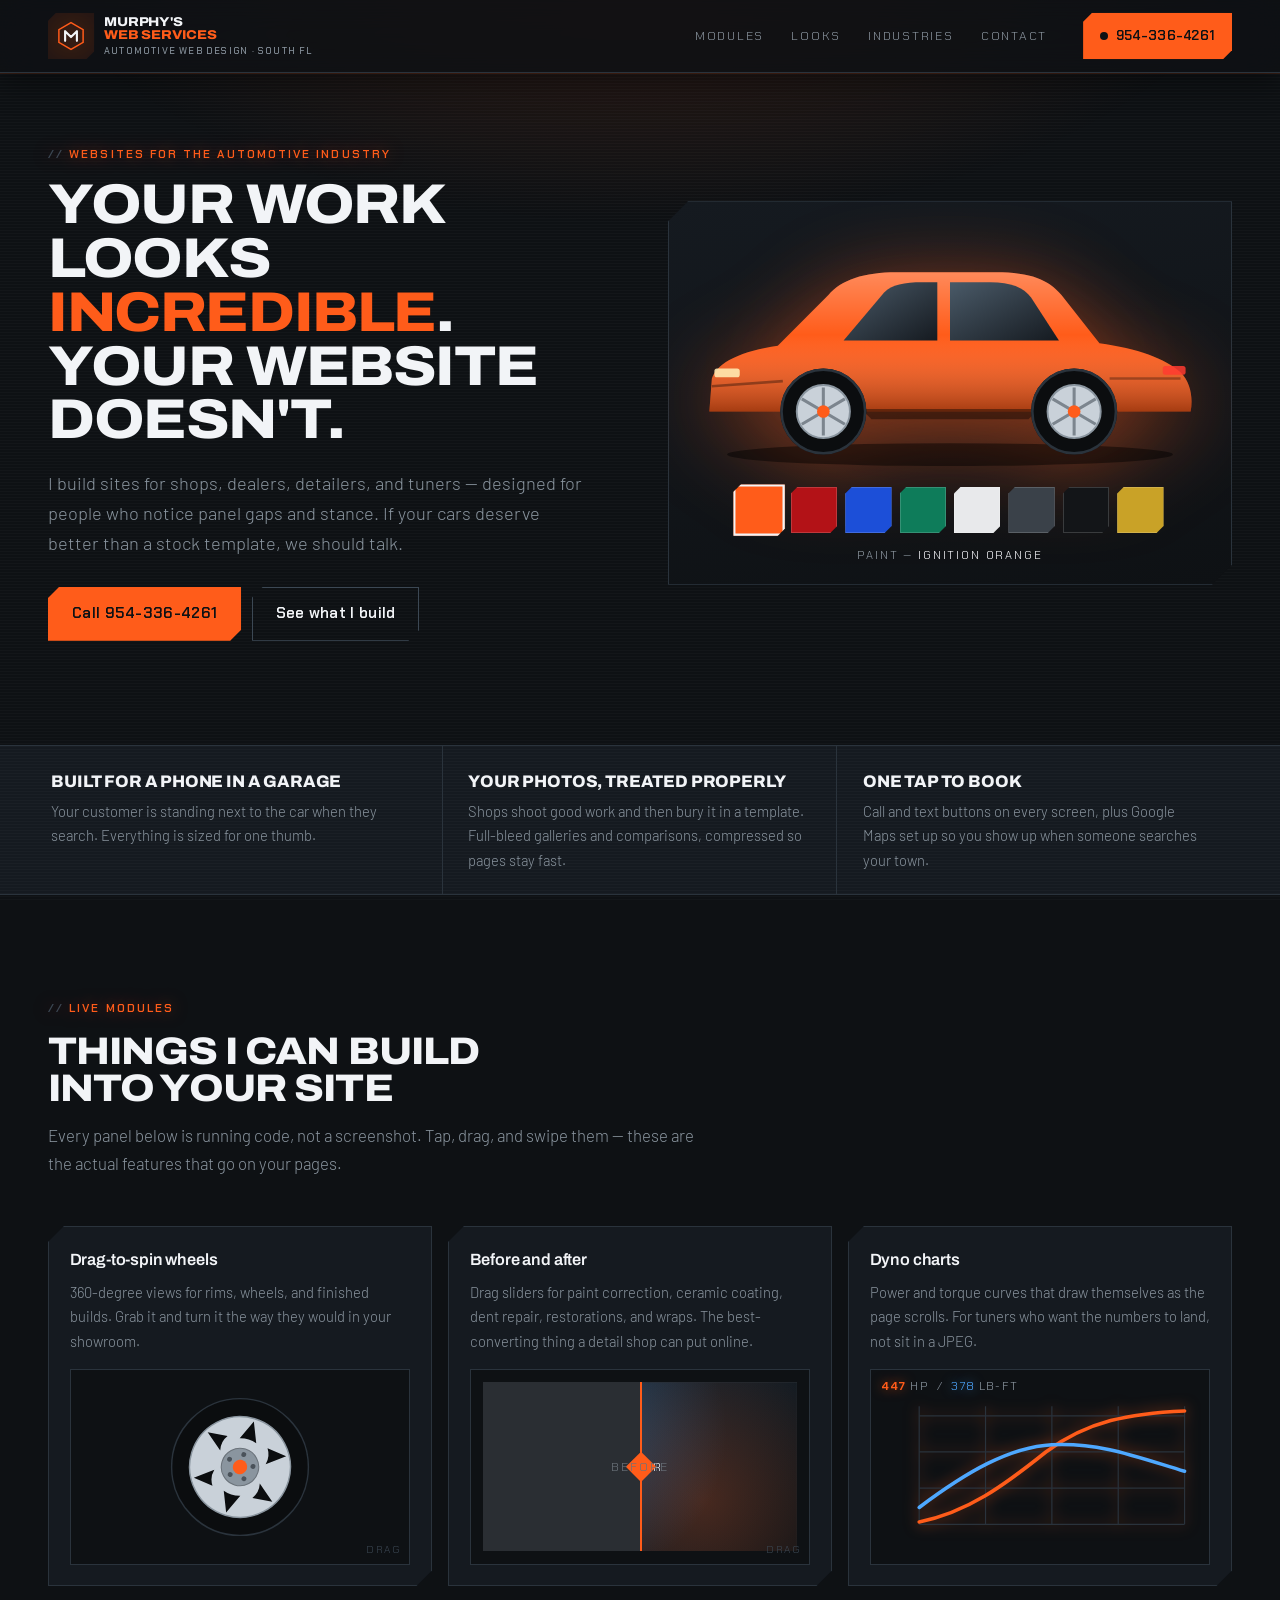
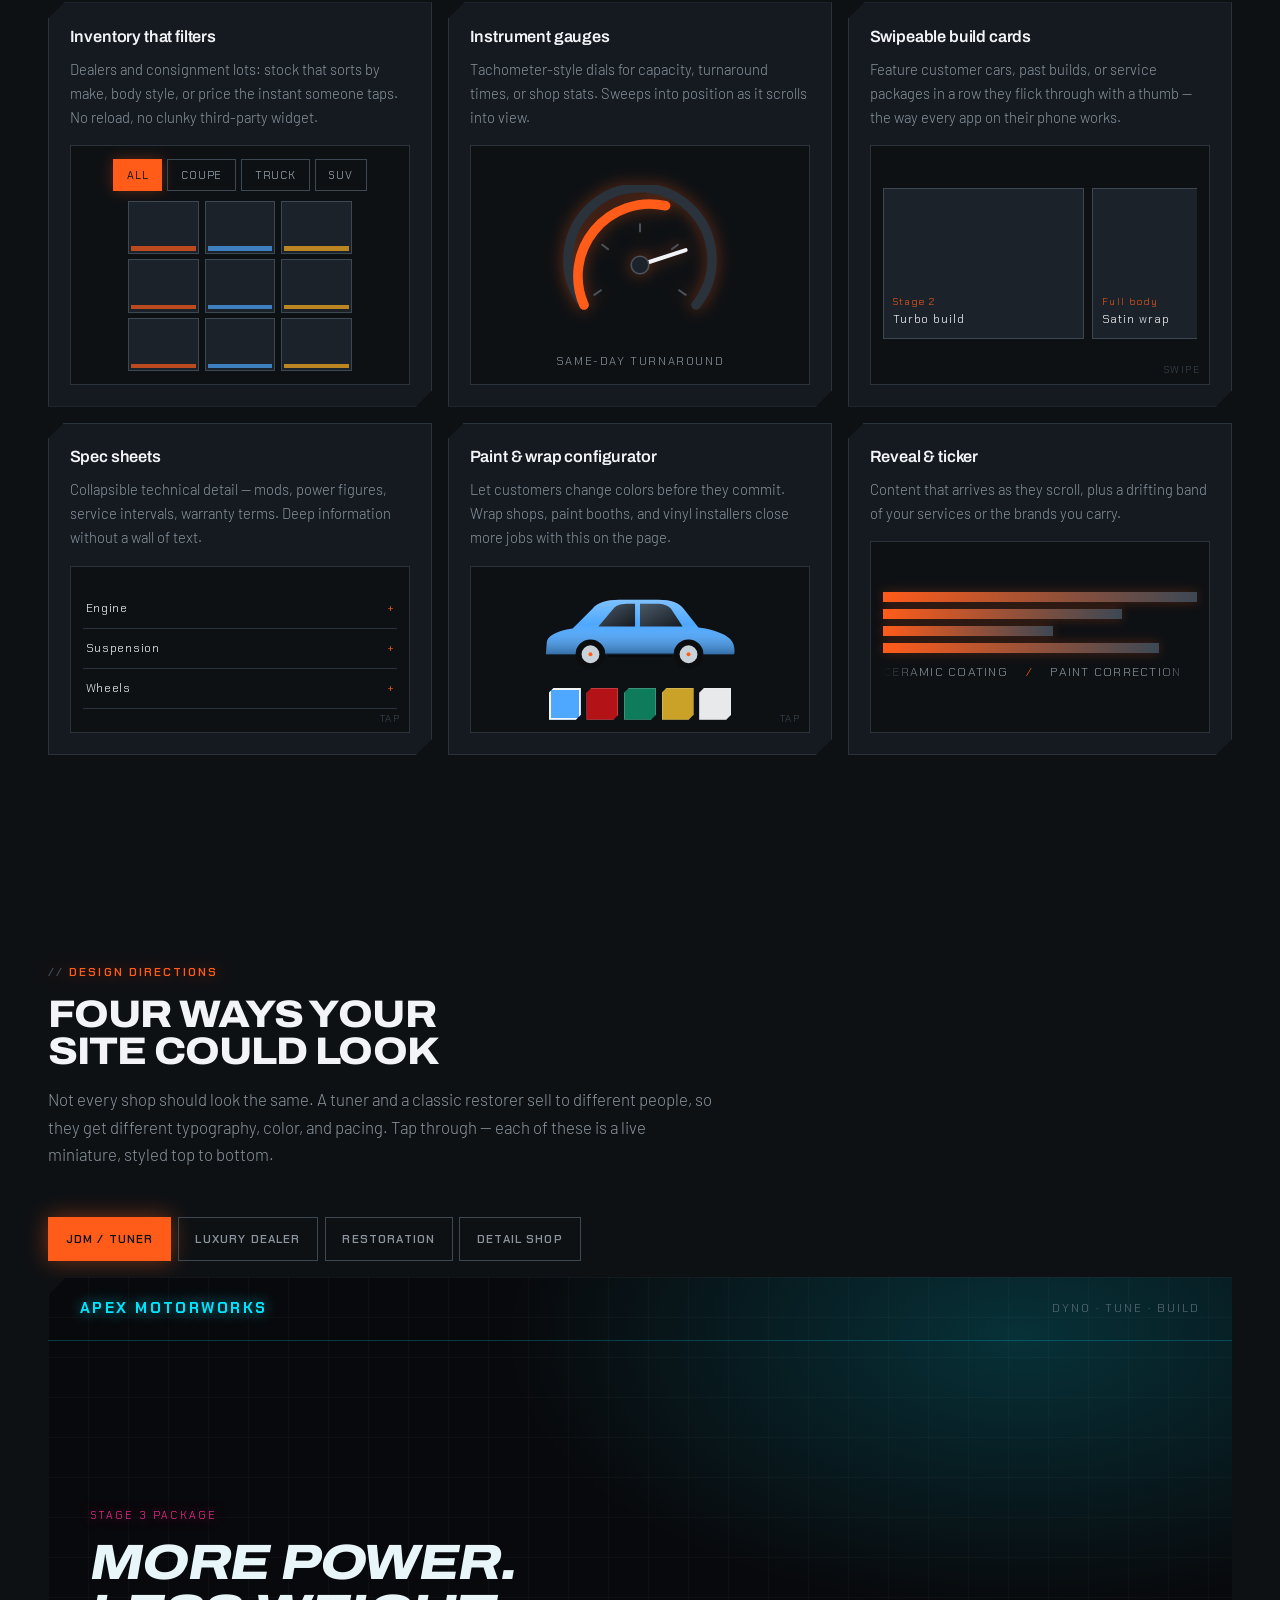
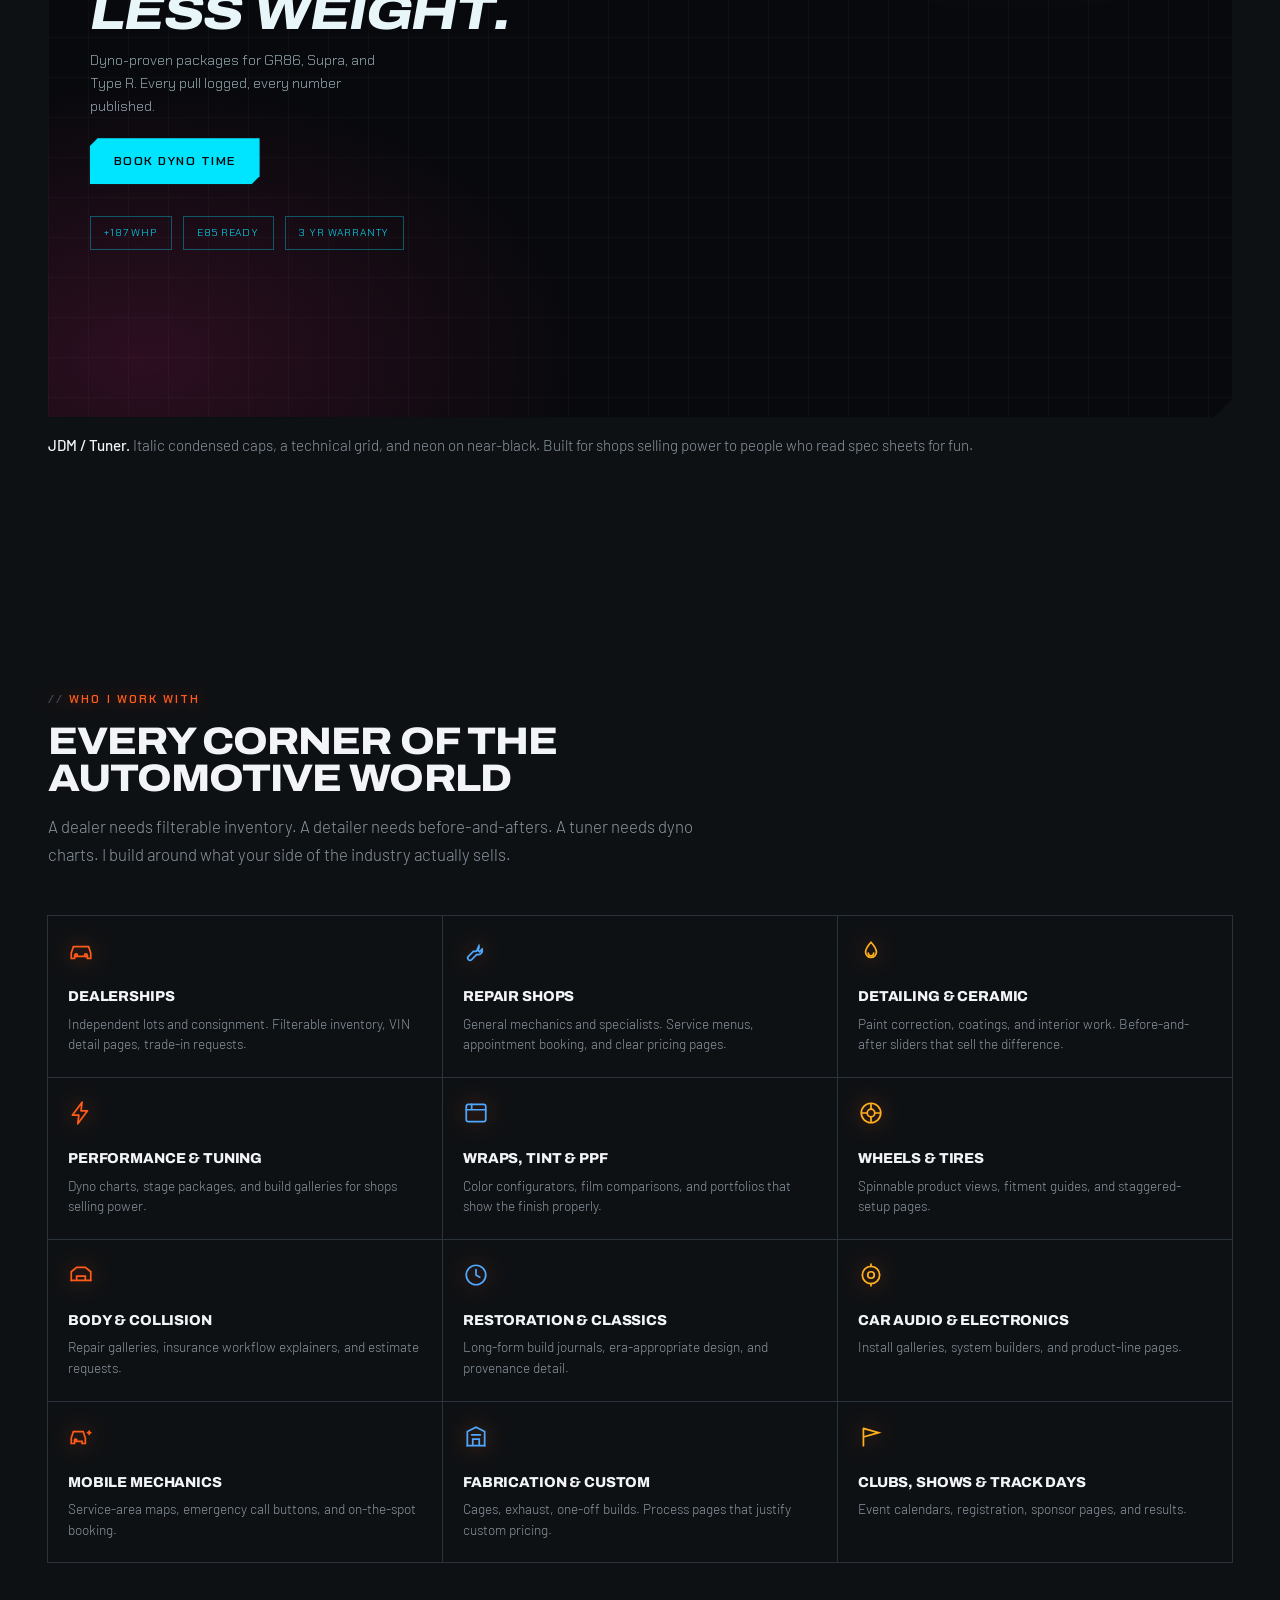
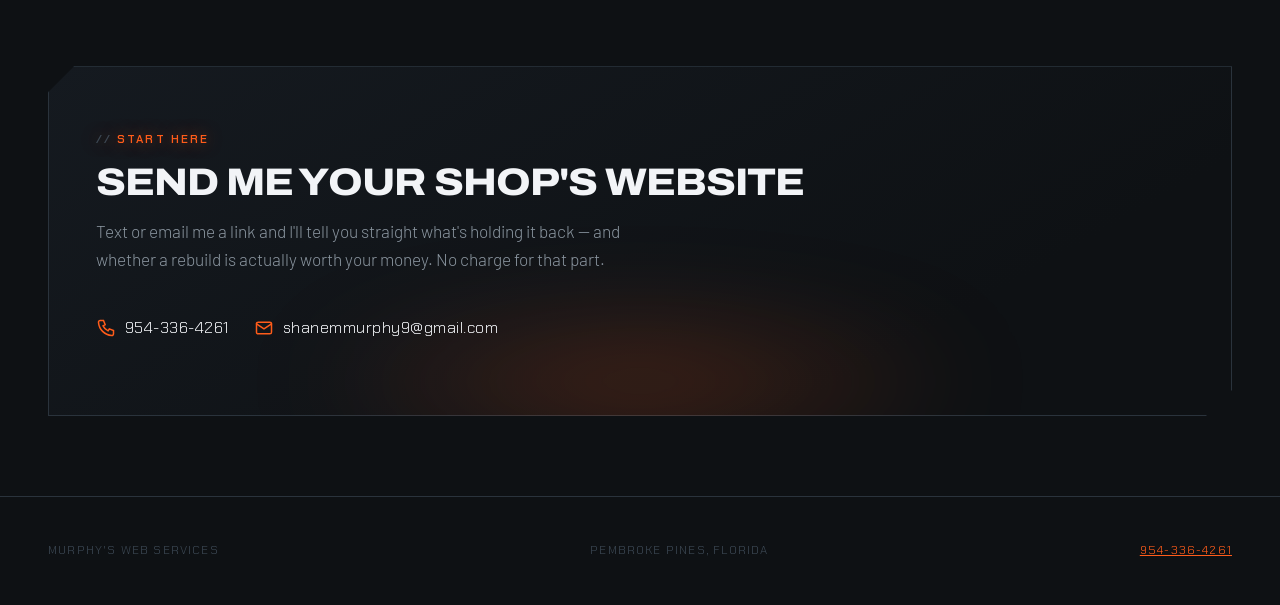
<file: index.html>
<!DOCTYPE html>
<html lang="en">
<head>
<meta charset="utf-8">
<meta name="viewport" content="width=device-width, initial-scale=1, viewport-fit=cover">
<title>Murphy's Web Services — Websites for the automotive industry</title>
<meta name="description" content="Custom websites for shops, dealers, detailers, and tuners across South Florida. Built by someone who cares how it looks.">
<meta name="theme-color" content="#0E1114">
<link rel="preconnect" href="https://fonts.googleapis.com">
<link rel="preconnect" href="https://fonts.gstatic.com" crossorigin>
<link href="https://fonts.googleapis.com/css2?family=Archivo:wdth,wght@75..125,600;75..125,800&family=Barlow:wght@300;400;500;600&family=Chakra+Petch:wght@500;600&family=Playfair+Display:ital,wght@0,500;0,700;1,500&display=swap" rel="stylesheet">
<link rel="stylesheet" href="style.css">
</head>
<body>

<div class="progress" id="progress"></div>
<header class="bar">
  <div class="wrap">
    <a class="logo" href="#top">
      <span class="logo-mark">
        <svg width="30" height="30" viewBox="0 0 28 28" fill="none" aria-hidden="true">
          <path d="M14 1.5l11.3 6.6v11.8L14 26.5 2.7 19.9V8.1L14 1.5z" stroke="#FF5C1A" stroke-width="1.4"/>
          <path d="M8.5 18.5V9.5l5.5 5.5 5.5-5.5v9" stroke="#F2F4F7" stroke-width="2" stroke-linejoin="round" stroke-linecap="round"/>
        </svg>
      </span>
      <span class="logo-type">
        Murphy's <b>Web Services</b>
        <small>Automotive web design &middot; South FL</small>
      </span>
    </a>

    <nav class="nav">
      <a href="#build">Modules</a>
      <a href="#looks">Looks</a>
      <a href="#industries">Industries</a>
      <a href="#contact">Contact</a>
    </nav>

    <a class="pill" href="tel:+19543364261">
      <span class="live-dot"></span>954-336-4261
    </a>
  </div>
</header>

<main id="top">

<section class="hero">
  <div class="wrap">
    <div>
      <span class="tag">Websites for the automotive industry</span>
      <h1>Your work looks <em>incredible</em>. Your website doesn't.</h1>
      <p class="lede">I build sites for shops, dealers, detailers, and tuners — designed for people who notice panel gaps and stance. If your cars deserve better than a stock template, we should talk.</p>
      <div class="hero-cta">
        <a class="btn" href="tel:+19543364261">Call 954-336-4261</a>
        <a class="btn btn-ghost" href="#build">See what I build</a>
      </div>
    </div>

    <div class="rig">
      <div class="car-stage cfg">
        <svg viewBox="0 0 420 200" role="img" aria-label="Side profile of a car that changes paint color">
          <defs>
            <linearGradient id="paintGrad" x1="0" y1="0" x2="0" y2="1">
              <stop offset="0" stop-color="#fff" stop-opacity=".28"/>
              <stop offset=".45" stop-color="#fff" stop-opacity="0"/>
              <stop offset="1" stop-color="#000" stop-opacity=".35"/>
            </linearGradient>
            <linearGradient id="glassGrad" x1="0" y1="0" x2="1" y2="1">
              <stop offset="0" stop-color="#4A5A68"/><stop offset="1" stop-color="#151A20"/>
            </linearGradient>
          </defs>

          <ellipse cx="210" cy="186" rx="176" ry="9" fill="#000" opacity=".45"/>

          <path class="cfg-paint" d="M20,152 L22,126 C26,113 46,104 74,100 L114,60 C124,48 142,42 168,42 L246,42 C274,42 288,48 298,60 L328,98 C358,102 380,110 392,121 C400,129 402,141 400,152 Z" fill="#FF5C1A"/>
          <path d="M20,152 L22,126 C26,113 46,104 74,100 L114,60 C124,48 142,42 168,42 L246,42 C274,42 288,48 298,60 L328,98 C358,102 380,110 392,121 C400,129 402,141 400,152 Z" fill="url(#paintGrad)"/>

          <path d="M126,96 L158,58 C164,52 174,50 188,50 L200,50 L200,96 Z" fill="url(#glassGrad)"/>
          <path d="M210,96 L210,50 L242,50 C258,50 268,54 274,62 L296,96 Z" fill="url(#glassGrad)"/>

          <path d="M22,132 L78,128" stroke="#000" stroke-opacity=".35" stroke-width="2"/>
          <path d="M336,126 L392,126" stroke="#000" stroke-opacity=".3" stroke-width="2"/>
          <rect x="24" y="118" width="20" height="7" rx="2" fill="#FFE9B0" opacity=".9"/>
          <rect x="378" y="116" width="18" height="7" rx="2" fill="#FF3B30" opacity=".85"/>
          <path d="M92,152 L92,132" stroke="#000" stroke-opacity=".28" stroke-width="2"/>
          <path d="M300,152 L300,130" stroke="#000" stroke-opacity=".28" stroke-width="2"/>
          <path d="M140,150 L280,150 L272,158 L148,158 Z" fill="#000" opacity=".4"/>

          <g>
            <circle cx="110" cy="152" r="34" fill="#0B0D0F"/>
            <circle cx="110" cy="152" r="33" fill="none" stroke="#2A333C" stroke-width="2"/>
            <circle cx="110" cy="152" r="21" fill="#C9D1D9"/>
            <circle cx="110" cy="152" r="21" fill="none" stroke="#8A959F" stroke-width="1.5"/>
            <g stroke="#7C858E" stroke-width="2.4">
              <path d="M110,133 L110,171M93,142 L127,162M93,162 L127,142"/>
            </g>
            <circle cx="110" cy="152" r="5" fill="#FF5C1A"/>
          </g>
          <g>
            <circle cx="308" cy="152" r="34" fill="#0B0D0F"/>
            <circle cx="308" cy="152" r="33" fill="none" stroke="#2A333C" stroke-width="2"/>
            <circle cx="308" cy="152" r="21" fill="#C9D1D9"/>
            <circle cx="308" cy="152" r="21" fill="none" stroke="#8A959F" stroke-width="1.5"/>
            <g stroke="#7C858E" stroke-width="2.4">
              <path d="M308,133 L308,171M291,142 L325,162M291,162 L325,142"/>
            </g>
            <circle cx="308" cy="152" r="5" fill="#FF5C1A"/>
          </g>
        </svg>

        <div class="swatches cfg-sw">
          <button class="sw" type="button" aria-pressed="true" style="background:#FF5C1A" data-c="#FF5C1A" data-n="Ignition Orange" aria-label="Ignition Orange"></button>
          <button class="sw" type="button" aria-pressed="false" style="background:#B31217" data-c="#B31217" data-n="Rosso Corsa" aria-label="Rosso Corsa"></button>
          <button class="sw" type="button" aria-pressed="false" style="background:#1C4FD8" data-c="#1C4FD8" data-n="Laguna Blue" aria-label="Laguna Blue"></button>
          <button class="sw" type="button" aria-pressed="false" style="background:#0E7C5A" data-c="#0E7C5A" data-n="British Racing" aria-label="British Racing Green"></button>
          <button class="sw" type="button" aria-pressed="false" style="background:#E8E9EB" data-c="#E8E9EB" data-n="Chalk White" aria-label="Chalk White"></button>
          <button class="sw" type="button" aria-pressed="false" style="background:#3A4149" data-c="#3A4149" data-n="Nardo Grey" aria-label="Nardo Grey"></button>
          <button class="sw" type="button" aria-pressed="false" style="background:#131518" data-c="#131518" data-n="Satin Black" aria-label="Satin Black"></button>
          <button class="sw" type="button" aria-pressed="false" style="background:#C9A227" data-c="#C9A227" data-n="Sunburst Gold" aria-label="Sunburst Gold"></button>
        </div>

        <div class="sw-label">Paint &mdash; <span class="sw-name cfg-name">Ignition Orange</span></div>
      </div>
    </div>
  </div>
</section>

<div class="strip">
  <div class="wrap">
    <div class="stat">
      <b>Built for a phone in a garage</b>
      <span>Your customer is standing next to the car when they search. Everything is sized for one thumb.</span>
    </div>
    <div class="stat">
      <b>Your photos, treated properly</b>
      <span>Shops shoot good work and then bury it in a template. Full-bleed galleries and comparisons, compressed so pages stay fast.</span>
    </div>
    <div class="stat">
      <b>One tap to book</b>
      <span>Call and text buttons on every screen, plus Google Maps set up so you show up when someone searches your town.</span>
    </div>
  </div>
</div>

<section id="build">
  <div class="wrap">
    <div class="head">
      <span class="tag">Live modules</span>
      <h2>Things I can build into your site</h2>
      <p>Every panel below is running code, not a screenshot. Tap, drag, and swipe them — these are the actual features that go on your pages.</p>
    </div>

    <div class="demos">

      <article class="demo">
        <h3>Drag-to-spin wheels</h3>
        <p>360-degree views for rims, wheels, and finished builds. Grab it and turn it the way they would in your showroom.</p>
        <div class="stage">
          <div class="rim-wrap" id="rimWrap">
            <svg viewBox="0 0 200 200" role="img" aria-label="Drag to rotate the wheel">
              <circle cx="100" cy="100" r="96" fill="#0B0D0F"/>
              <circle cx="100" cy="100" r="95" fill="none" stroke="#2A333C" stroke-width="2"/>
              <g id="rimSpin">
                <circle cx="100" cy="100" r="70" fill="#C9D1D9"/>
                <circle cx="100" cy="100" r="70" fill="none" stroke="#8A959F" stroke-width="2"/>
                <g fill="#0B0D0F">
                  <path d="M100 34 L112 62 Q100 58 88 62 Z"/>
                  <path d="M157 67 L133 86 Q136 74 129 64 Z"/>
                  <path d="M157 133 L129 136 Q136 126 133 114 Z"/>
                  <path d="M100 166 L88 138 Q100 142 112 138 Z"/>
                  <path d="M43 133 L67 114 Q64 126 71 136 Z"/>
                  <path d="M43 67 L71 64 Q64 74 67 86 Z"/>
                </g>
                <circle cx="100" cy="100" r="26" fill="#8A959F"/>
                <circle cx="100" cy="100" r="26" fill="none" stroke="#6B737B" stroke-width="1.5"/>
                <circle cx="100" cy="100" r="10" fill="#FF5C1A"/>
                <g fill="#4A525A">
                  <circle cx="100" cy="82" r="3.4"/><circle cx="117" cy="94" r="3.4"/>
                  <circle cx="110" cy="114" r="3.4"/><circle cx="90" cy="114" r="3.4"/>
                  <circle cx="83" cy="94" r="3.4"/>
                </g>
              </g>
            </svg>
          </div>
          <span class="tap">drag</span>
        </div>
      </article>

      <article class="demo">
        <h3>Before and after</h3>
        <p>Drag sliders for paint correction, ceramic coating, dent repair, restorations, and wraps. The best-converting thing a detail shop can put online.</p>
        <div class="stage">
          <div class="ba">
            <div class="ba-half ba-old"><span>Before</span></div>
            <div class="ba-half ba-new" id="baNew"><span>After</span></div>
            <div class="ba-line" id="baLine"></div>
            <input id="baRange" type="range" min="0" max="100" value="50" aria-label="Compare before and after">
          </div>
          <span class="tap">drag</span>
        </div>
      </article>

      <article class="demo">
        <h3>Dyno charts</h3>
        <p>Power and torque curves that draw themselves as the page scrolls. For tuners who want the numbers to land, not sit in a JPEG.</p>
        <div class="stage">
          <div class="dyno" id="dyno">
            <div class="dyno-read"><b id="hpVal">0</b> HP &nbsp;/&nbsp; <i id="tqVal">0</i> LB-FT</div>
            <svg viewBox="0 0 260 140" aria-label="Power and torque curves">
              <g stroke="#2A333C" stroke-width="1">
                <path d="M30,118 H250M30,88 H250M30,58 H250M30,28 H250"/>
                <path d="M30,20 V118M85,20 V118M140,20 V118M195,20 V118M250,20 V118"/>
              </g>
              <path class="curve" d="M30,116 C70,108 100,86 135,58 C170,32 205,26 250,24"
                    fill="none" stroke="#FF5C1A" stroke-width="3" stroke-linecap="round"/>
              <path class="curve" d="M30,104 C70,74 105,54 140,52 C180,50 210,62 250,74"
                    fill="none" stroke="#4EA8FF" stroke-width="3" stroke-linecap="round"
                    style="transition-delay:.25s"/>
            </svg>
          </div>
        </div>
      </article>

      <article class="demo">
        <h3>Inventory that filters</h3>
        <p>Dealers and consignment lots: stock that sorts by make, body style, or price the instant someone taps. No reload, no clunky third-party widget.</p>
        <div class="stage stage-col">
          <div class="chips" id="chips">
            <button class="chip" data-f="all" aria-pressed="true" type="button">All</button>
            <button class="chip" data-f="a" aria-pressed="false" type="button">Coupe</button>
            <button class="chip" data-f="b" aria-pressed="false" type="button">Truck</button>
            <button class="chip" data-f="c" aria-pressed="false" type="button">SUV</button>
          </div>
          <div class="inv" id="inv"></div>
        </div>
      </article>

      <article class="demo">
        <h3>Instrument gauges</h3>
        <p>Tachometer-style dials for capacity, turnaround times, or shop stats. Sweeps into position as it scrolls into view.</p>
        <div class="stage">
          <div class="gauge" id="gauge">
            <svg viewBox="0 0 200 200" aria-label="Gauge dial">
              <path d="M30,150 A90,90 0 1,1 170,150" fill="none" stroke="#2A333C" stroke-width="12" stroke-linecap="round"/>
              <path d="M30,150 A90,90 0 0,1 132,26" fill="none" stroke="#FF5C1A" stroke-width="12" stroke-linecap="round"/>
              <g stroke="#4A525A" stroke-width="2.5">
                <path d="M42,138 L52,131M52,74 L61,81M100,48 L100,59M148,74 L139,81M158,138 L148,131"/>
              </g>
              <g class="needle">
                <path d="M100,100 L100,40" stroke="#F2F4F7" stroke-width="5" stroke-linecap="round"/>
              </g>
              <circle cx="100" cy="100" r="11" fill="#1B2229" stroke="#4A525A" stroke-width="2"/>
            </svg>
          </div>
          <div class="gauge-val">Same-day turnaround</div>
        </div>
      </article>

      <article class="demo">
        <h3>Swipeable build cards</h3>
        <p>Feature customer cars, past builds, or service packages in a row they flick through with a thumb — the way every app on their phone works.</p>
        <div class="stage">
          <div class="swipe">
            <div><small>Stage 2</small>Turbo build</div>
            <div><small>Full body</small>Satin wrap</div>
            <div><small>5-step</small>Paint correction</div>
          </div>
          <span class="tap">swipe</span>
        </div>
      </article>

      <article class="demo">
        <h3>Spec sheets</h3>
        <p>Collapsible technical detail — mods, power figures, service intervals, warranty terms. Deep information without a wall of text.</p>
        <div class="stage">
          <div class="spec" id="spec">
            <button type="button" aria-expanded="false">Engine<i>+</i></button>
            <div>2.0L turbo, forged internals, 420 whp on E85.</div>
            <button type="button" aria-expanded="false">Suspension<i>+</i></button>
            <div>Coilovers, adjustable arms, corner balanced.</div>
            <button type="button" aria-expanded="false">Wheels<i>+</i></button>
            <div>18x9.5 +22, 265/35 semi-slick.</div>
          </div>
          <span class="tap">tap</span>
        </div>
      </article>

      <article class="demo">
        <h3>Paint &amp; wrap configurator</h3>
        <p>Let customers change colors before they commit. Wrap shops, paint booths, and vinyl installers close more jobs with this on the page.</p>
        <div class="stage">
          <div class="mini cfg">
            <svg viewBox="0 0 420 200" role="img" aria-label="Car that changes paint color">
              <defs>
                <linearGradient id="mPaint" x1="0" y1="0" x2="0" y2="1">
                  <stop offset="0" stop-color="#fff" stop-opacity=".28"/>
                  <stop offset=".45" stop-color="#fff" stop-opacity="0"/>
                  <stop offset="1" stop-color="#000" stop-opacity=".35"/>
                </linearGradient>
                <linearGradient id="mGlass" x1="0" y1="0" x2="1" y2="1">
                  <stop offset="0" stop-color="#4A5A68"/><stop offset="1" stop-color="#151A20"/>
                </linearGradient>
              </defs>
              <path class="cfg-paint" d="M20,152 L22,126 C26,113 46,104 74,100 L114,60 C124,48 142,42 168,42 L246,42 C274,42 288,48 298,60 L328,98 C358,102 380,110 392,121 C400,129 402,141 400,152 Z" fill="#4EA8FF"/>
              <path d="M20,152 L22,126 C26,113 46,104 74,100 L114,60 C124,48 142,42 168,42 L246,42 C274,42 288,48 298,60 L328,98 C358,102 380,110 392,121 C400,129 402,141 400,152 Z" fill="url(#mPaint)"/>
              <path d="M126,96 L158,58 C164,52 174,50 188,50 L200,50 L200,96 Z" fill="url(#mGlass)"/>
              <path d="M210,96 L210,50 L242,50 C258,50 268,54 274,62 L296,96 Z" fill="url(#mGlass)"/>
              <path d="M140,150 L280,150 L272,158 L148,158 Z" fill="#000" opacity=".4"/>
              <g>
                <circle cx="110" cy="152" r="30" fill="#0B0D0F"/>
                <circle cx="110" cy="152" r="18" fill="#C9D1D9"/>
                <circle cx="110" cy="152" r="4" fill="#FF5C1A"/>
              </g>
              <g>
                <circle cx="308" cy="152" r="30" fill="#0B0D0F"/>
                <circle cx="308" cy="152" r="18" fill="#C9D1D9"/>
                <circle cx="308" cy="152" r="4" fill="#FF5C1A"/>
              </g>
            </svg>
            <div class="mini-sw cfg-sw">
              <button type="button" aria-pressed="true" style="background:#4EA8FF" data-c="#4EA8FF" data-n="Laguna Blue" aria-label="Laguna Blue"></button>
              <button type="button" aria-pressed="false" style="background:#B31217" data-c="#B31217" data-n="Rosso Corsa" aria-label="Rosso Corsa"></button>
              <button type="button" aria-pressed="false" style="background:#0E7C5A" data-c="#0E7C5A" data-n="Racing Green" aria-label="British Racing Green"></button>
              <button type="button" aria-pressed="false" style="background:#C9A227" data-c="#C9A227" data-n="Sunburst Gold" aria-label="Sunburst Gold"></button>
              <button type="button" aria-pressed="false" style="background:#E8E9EB" data-c="#E8E9EB" data-n="Chalk White" aria-label="Chalk White"></button>
            </div>
          </div>
          <span class="tap">tap</span>
        </div>
      </article>

      <article class="demo">
        <h3>Reveal &amp; ticker</h3>
        <p>Content that arrives as they scroll, plus a drifting band of your services or the brands you carry.</p>
        <div class="stage stage-col">
          <div class="reveal-demo" id="revealDemo"><span></span><span></span><span></span><span></span></div>
          <div class="ticker"><div class="ticker-run" id="tickRun"></div></div>
        </div>
      </article>

    </div>
  </div>
</section>


<section id="looks">
  <div class="wrap">
    <div class="head">
      <span class="tag">Design directions</span>
      <h2>Four ways your site could look</h2>
      <p>Not every shop should look the same. A tuner and a classic restorer sell to different people, so they get different typography, color, and pacing. Tap through — each of these is a live miniature, styled top to bottom.</p>
    </div>

    <div class="looks">
      <div class="look-tabs" id="lookTabs" role="tablist" aria-label="Design directions">
        <button type="button" role="tab" aria-selected="true"  data-look="tuner">JDM / Tuner</button>
        <button type="button" role="tab" aria-selected="false" data-look="luxury">Luxury Dealer</button>
        <button type="button" role="tab" aria-selected="false" data-look="classic">Restoration</button>
        <button type="button" role="tab" aria-selected="false" data-look="detail">Detail Shop</button>
      </div>

      <div class="look-screen">

        <!-- 1. JDM / tuner -->
        <div class="mock mock-tuner on" data-look="tuner">
          <div class="mock-bar"><b>APEX MOTORWORKS</b><span>DYNO &middot; TUNE &middot; BUILD</span></div>
          <div class="mock-body">
            <small>STAGE 3 PACKAGE</small>
            <h4>MORE POWER.<br>LESS WEIGHT.</h4>
            <p>Dyno-proven packages for GR86, Supra, and Type R. Every pull logged, every number published.</p>
            <span class="mock-btn">BOOK DYNO TIME</span>
            <div class="mock-row"><i>+187 WHP</i><i>E85 READY</i><i>3 YR WARRANTY</i></div>
          </div>
        </div>

        <!-- 2. Luxury dealer -->
        <div class="mock mock-luxury" data-look="luxury">
          <div class="mock-bar"><b>HALLERAN &amp; CO.</b><span>Collection</span></div>
          <div class="mock-body">
            <small>EST. 1994 &middot; PRIVATE SALES</small>
            <h4>Motorcars of<br>consequence.</h4>
            <p>A curated collection of low-mileage modern classics, acquired quietly and sold the same way.</p>
            <span class="mock-btn">View the collection</span>
            <div class="mock-row"><i>Provenance</i><i>Consignment</i><i>Global delivery</i></div>
          </div>
        </div>

        <!-- 3. Restoration -->
        <div class="mock mock-classic" data-look="classic">
          <div class="mock-bar"><b>KESSLER RESTORATIONS</b><span>Since 1978</span></div>
          <div class="mock-body">
            <small>FRAME-OFF RESTORATION</small>
            <h4>Forty years<br>of doing it right.</h4>
            <p>Nut-and-bolt restorations of American iron. Documented, photographed, and returned better than it left the factory.</p>
            <span class="mock-btn">Start a build</span>
            <div class="mock-row"><i>Concours</i><i>Metalwork</i><i>Period paint</i></div>
          </div>
        </div>

        <!-- 4. Detail shop -->
        <div class="mock mock-detail" data-look="detail">
          <div class="mock-bar"><b>MERIDIAN DETAIL</b><span>Book online</span></div>
          <div class="mock-body">
            <small>CERAMIC COATING &middot; PPF</small>
            <h4>Gloss that lasts<br>five years.</h4>
            <p>Multi-stage correction and ceramic protection. Mobile service across Broward and Miami-Dade.</p>
            <span class="mock-btn">Get a quote</span>
            <div class="mock-row"><i>5-step</i><i>PPF</i><i>Interior</i></div>
          </div>
        </div>

      </div>

      <p class="look-note" id="lookNote"></p>
    </div>
  </div>
</section>

<section id="industries">
  <div class="wrap">
    <div class="head">
      <span class="tag">Who I work with</span>
      <h2>Every corner of the automotive world</h2>
      <p>A dealer needs filterable inventory. A detailer needs before-and-afters. A tuner needs dyno charts. I build around what your side of the industry actually sells.</p>
    </div>

    <div class="segs">

      <div class="seg">
        <i><svg width="26" height="26" viewBox="0 0 24 24" fill="none" stroke="currentColor" stroke-width="1.6" stroke-linecap="round"><path d="M3 13l2-6h14l2 6v5h-3v-2H6v2H3z"/><circle cx="7.5" cy="15" r="1.2"/><circle cx="16.5" cy="15" r="1.2"/></svg></i>
        <b>Dealerships</b>
        <small>Independent lots and consignment. Filterable inventory, VIN detail pages, trade-in requests.</small>
      </div>

      <div class="seg">
        <i><svg width="26" height="26" viewBox="0 0 24 24" fill="none" stroke="currentColor" stroke-width="1.6" stroke-linecap="round"><path d="M14.7 6.3a4 4 0 01-5 5L5 16a2.1 2.1 0 003 3l4.7-4.7a4 4 0 005-5l-2.4 2.4-2.1-2.1z"/></svg></i>
        <b>Repair shops</b>
        <small>General mechanics and specialists. Service menus, appointment booking, and clear pricing pages.</small>
      </div>

      <div class="seg">
        <i><svg width="26" height="26" viewBox="0 0 24 24" fill="none" stroke="currentColor" stroke-width="1.6" stroke-linecap="round"><path d="M12 3s5 5.5 5 9a5 5 0 01-10 0c0-3.5 5-9 5-9z"/><path d="M9.5 13a2.5 2.5 0 005 0"/></svg></i>
        <b>Detailing &amp; ceramic</b>
        <small>Paint correction, coatings, and interior work. Before-and-after sliders that sell the difference.</small>
      </div>

      <div class="seg">
        <i><svg width="26" height="26" viewBox="0 0 24 24" fill="none" stroke="currentColor" stroke-width="1.6" stroke-linecap="round" stroke-linejoin="round"><path d="M13 2L4 14h6l-1 8 9-12h-6z"/></svg></i>
        <b>Performance &amp; tuning</b>
        <small>Dyno charts, stage packages, and build galleries for shops selling power.</small>
      </div>

      <div class="seg">
        <i><svg width="26" height="26" viewBox="0 0 24 24" fill="none" stroke="currentColor" stroke-width="1.6" stroke-linecap="round"><rect x="3" y="4" width="18" height="16" rx="2"/><path d="M3 9h18M8 4v5"/></svg></i>
        <b>Wraps, tint &amp; PPF</b>
        <small>Color configurators, film comparisons, and portfolios that show the finish properly.</small>
      </div>

      <div class="seg">
        <i><svg width="26" height="26" viewBox="0 0 24 24" fill="none" stroke="currentColor" stroke-width="1.6"><circle cx="12" cy="12" r="9"/><circle cx="12" cy="12" r="3.5"/><path d="M12 3v5.5M21 12h-5.5M12 21v-5.5M3 12h5.5"/></svg></i>
        <b>Wheels &amp; tires</b>
        <small>Spinnable product views, fitment guides, and staggered-setup pages.</small>
      </div>

      <div class="seg">
        <i><svg width="26" height="26" viewBox="0 0 24 24" fill="none" stroke="currentColor" stroke-width="1.6" stroke-linecap="round"><path d="M3 17V9l5-4h8l5 4v8"/><path d="M3 17h18M8 17v-4h8v4"/></svg></i>
        <b>Body &amp; collision</b>
        <small>Repair galleries, insurance workflow explainers, and estimate requests.</small>
      </div>

      <div class="seg">
        <i><svg width="26" height="26" viewBox="0 0 24 24" fill="none" stroke="currentColor" stroke-width="1.6" stroke-linecap="round"><circle cx="12" cy="12" r="9"/><path d="M12 7v5l3.5 2"/></svg></i>
        <b>Restoration &amp; classics</b>
        <small>Long-form build journals, era-appropriate design, and provenance detail.</small>
      </div>

      <div class="seg">
        <i><svg width="26" height="26" viewBox="0 0 24 24" fill="none" stroke="currentColor" stroke-width="1.6" stroke-linecap="round"><circle cx="12" cy="12" r="8"/><circle cx="12" cy="12" r="3"/><path d="M12 2v2M12 20v2"/></svg></i>
        <b>Car audio &amp; electronics</b>
        <small>Install galleries, system builders, and product-line pages.</small>
      </div>

      <div class="seg">
        <i><svg width="26" height="26" viewBox="0 0 24 24" fill="none" stroke="currentColor" stroke-width="1.6" stroke-linecap="round"><path d="M3 13l2-6h9l2 6v5h-3v-2H6v2H3z"/><circle cx="7" cy="15" r="1.1"/><path d="M18 8h3M19.5 6.5v3"/></svg></i>
        <b>Mobile mechanics</b>
        <small>Service-area maps, emergency call buttons, and on-the-spot booking.</small>
      </div>

      <div class="seg">
        <i><svg width="26" height="26" viewBox="0 0 24 24" fill="none" stroke="currentColor" stroke-width="1.6" stroke-linecap="round"><path d="M4 20V7l8-4 8 4v13"/><path d="M4 20h16M9 20v-6h6v6"/><path d="M8 10h8"/></svg></i>
        <b>Fabrication &amp; custom</b>
        <small>Cages, exhaust, one-off builds. Process pages that justify custom pricing.</small>
      </div>

      <div class="seg">
        <i><svg width="26" height="26" viewBox="0 0 24 24" fill="none" stroke="currentColor" stroke-width="1.6" stroke-linecap="round"><path d="M5 4v16M5 4l14 4-14 4"/></svg></i>
        <b>Clubs, shows &amp; track days</b>
        <small>Event calendars, registration, sponsor pages, and results.</small>
      </div>

    </div>
  </div>
</section>

<div class="wrap">
  <section class="close" id="contact">
    <span class="tag">Start here</span>
    <h2>Send me your shop's website</h2>
    <p>Text or email me a link and I'll tell you straight what's holding it back — and whether a rebuild is actually worth your money. No charge for that part.</p>

    <div class="contact">
      <a href="tel:+19543364261">
        <svg width="20" height="20" viewBox="0 0 24 24" fill="none" stroke="currentColor" stroke-width="1.8" stroke-linecap="round"><path d="M5 3h4l2 5-2.5 1.5a12 12 0 006 6L16 13l5 2v4a2 2 0 01-2.2 2A17 17 0 013 5.2 2 2 0 015 3z"/></svg>
        954-336-4261
      </a>
      <a href="mailto:shanemmurphy9@gmail.com">
        <svg width="20" height="20" viewBox="0 0 24 24" fill="none" stroke="currentColor" stroke-width="1.8" stroke-linecap="round"><rect x="3" y="5" width="18" height="14" rx="2"/><path d="M3 7l9 6 9-6"/></svg>
        shanemmurphy9@gmail.com
      </a>
    </div>
  </section>
</div>

</main>

<footer>
  <div class="wrap">
    <span>Murphy's Web Services</span>
    <span>Pembroke Pines, Florida</span>
    <span><a href="tel:+19543364261">954-336-4261</a></span>
  </div>
</footer>

<script src="script.js"></script>

</body>
</html>
</file>
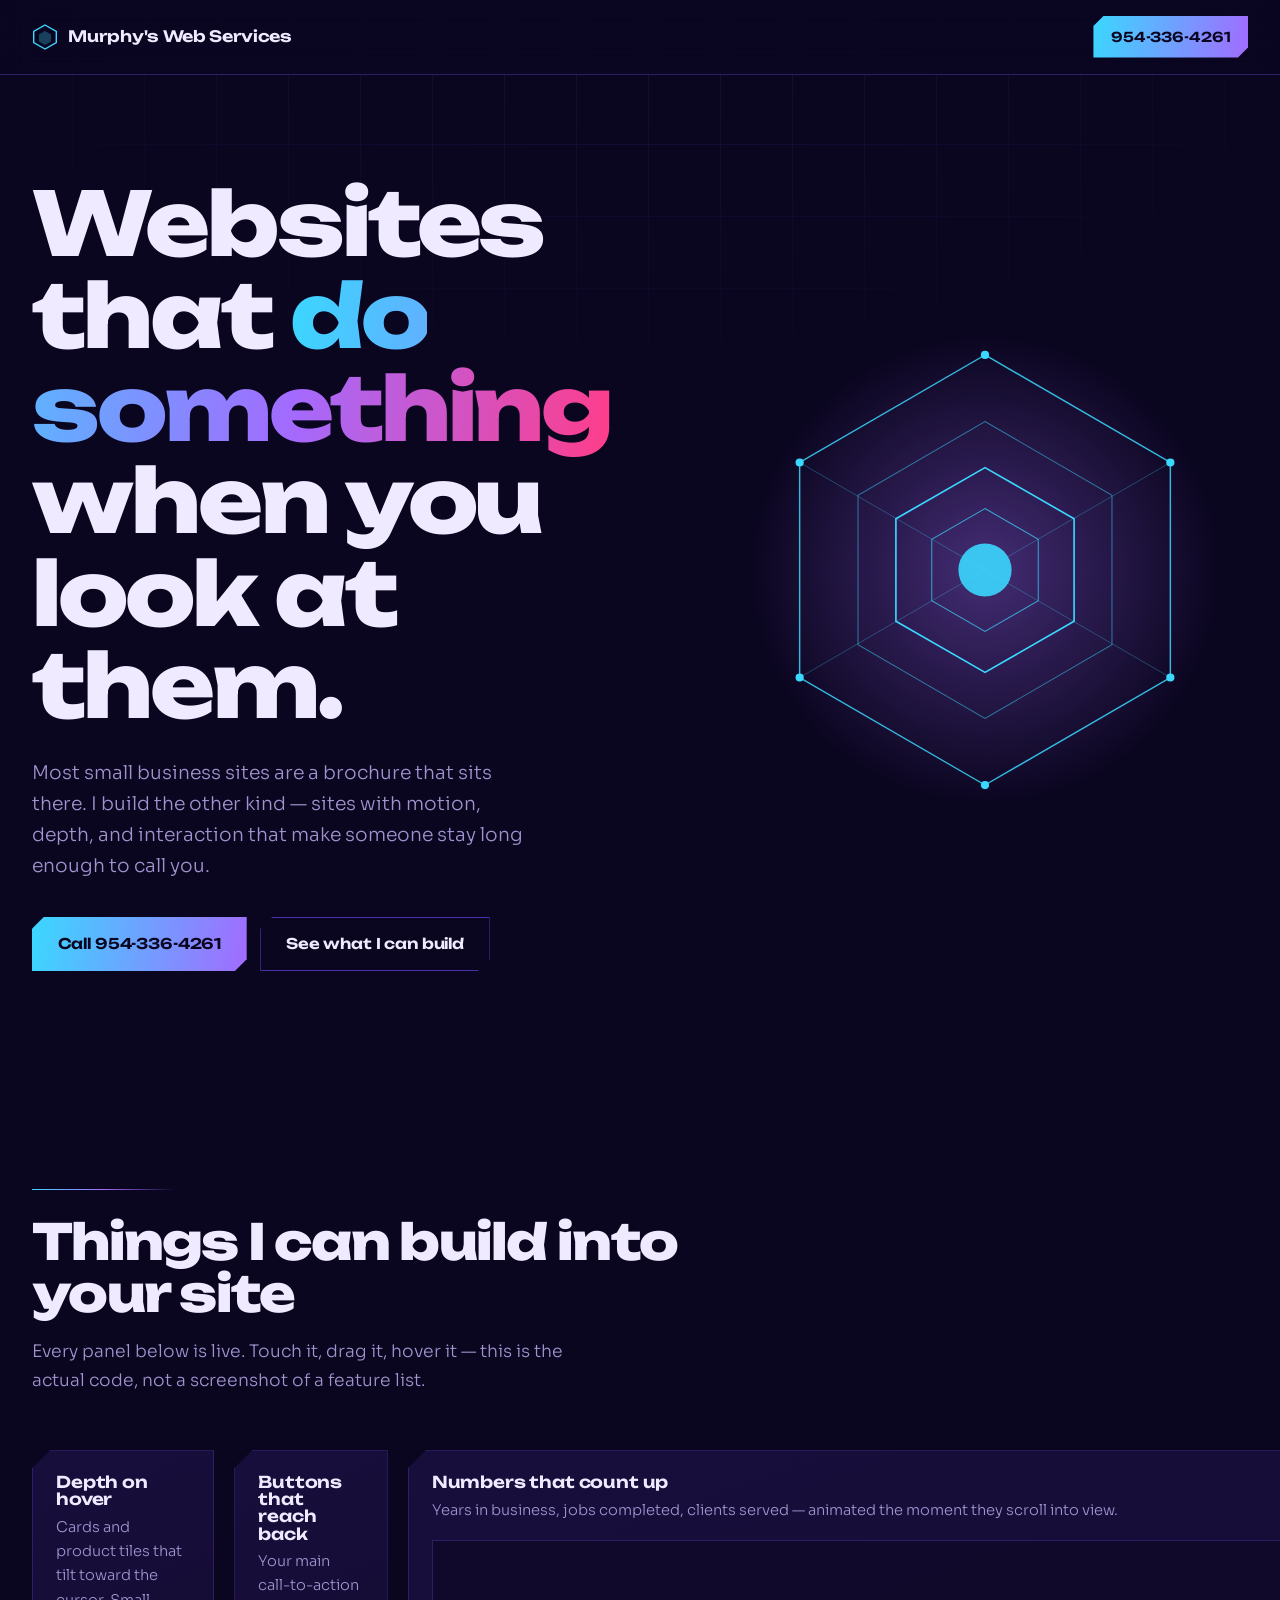
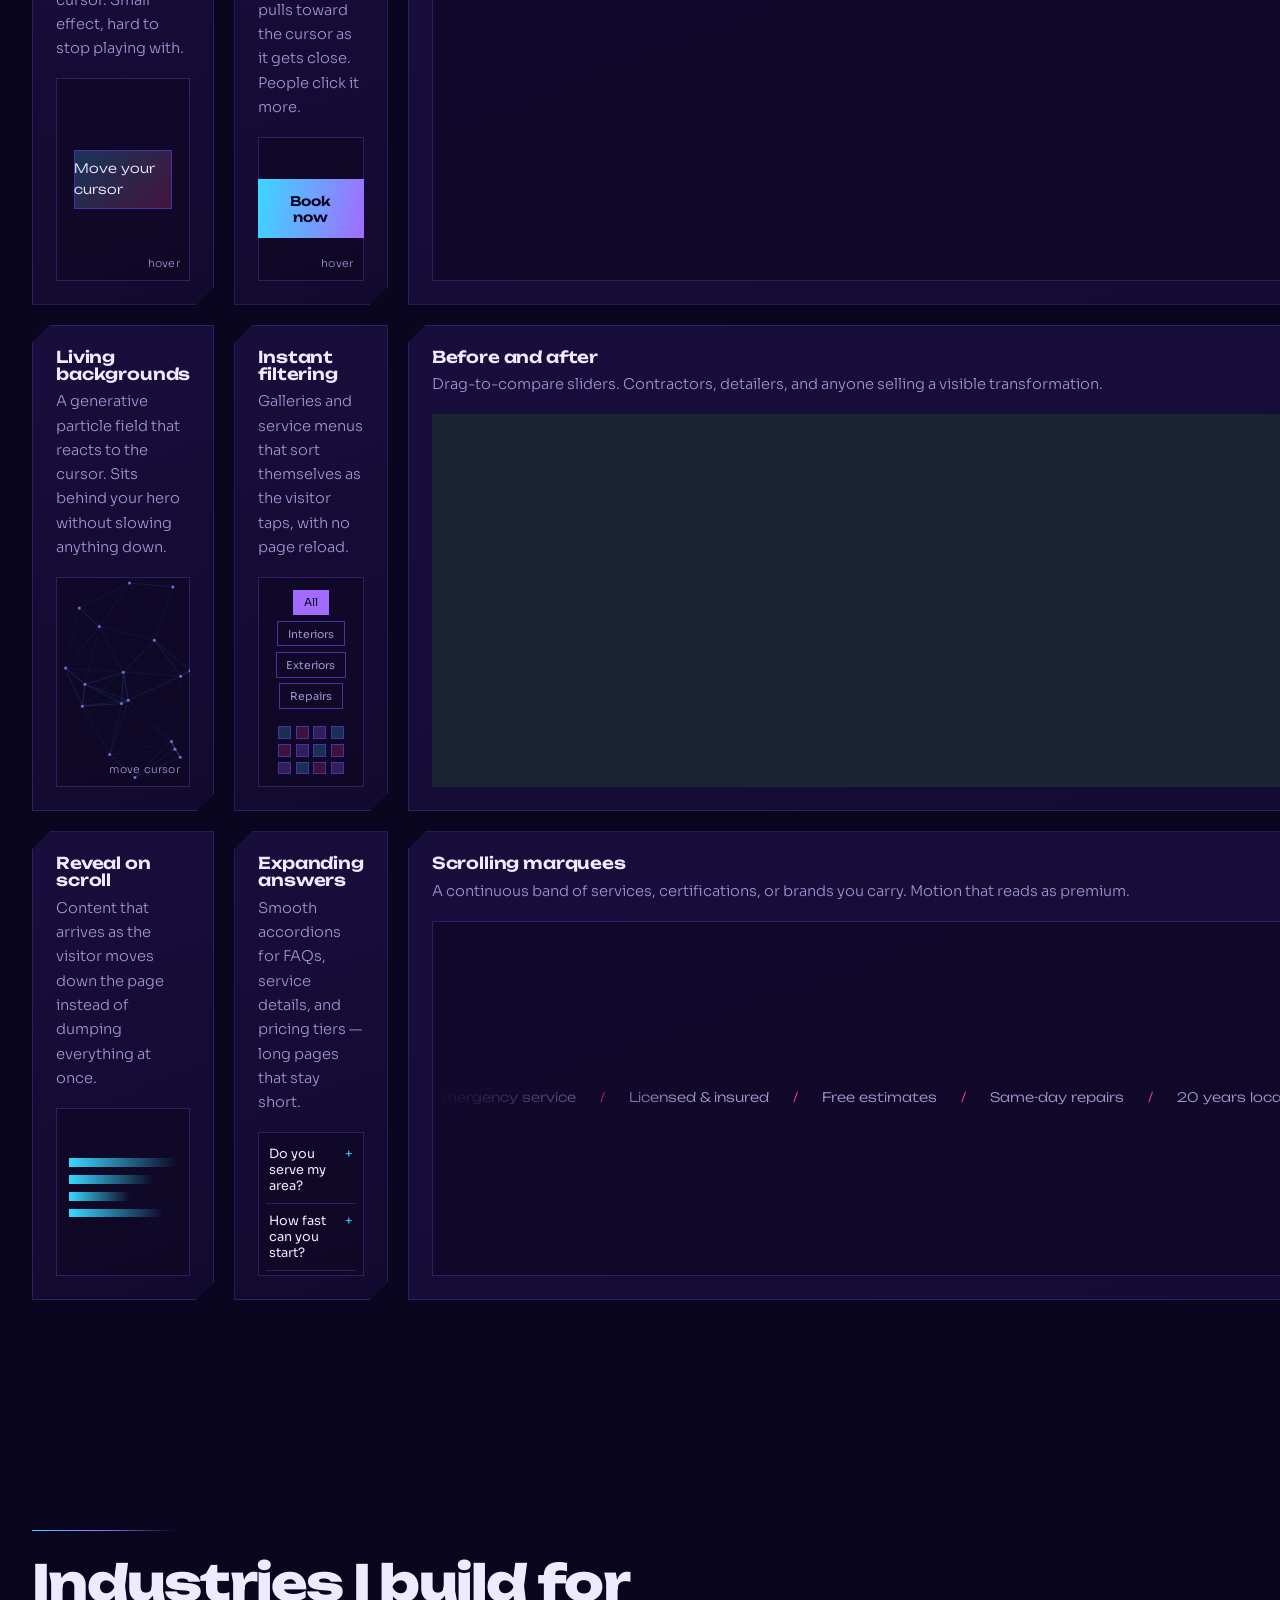
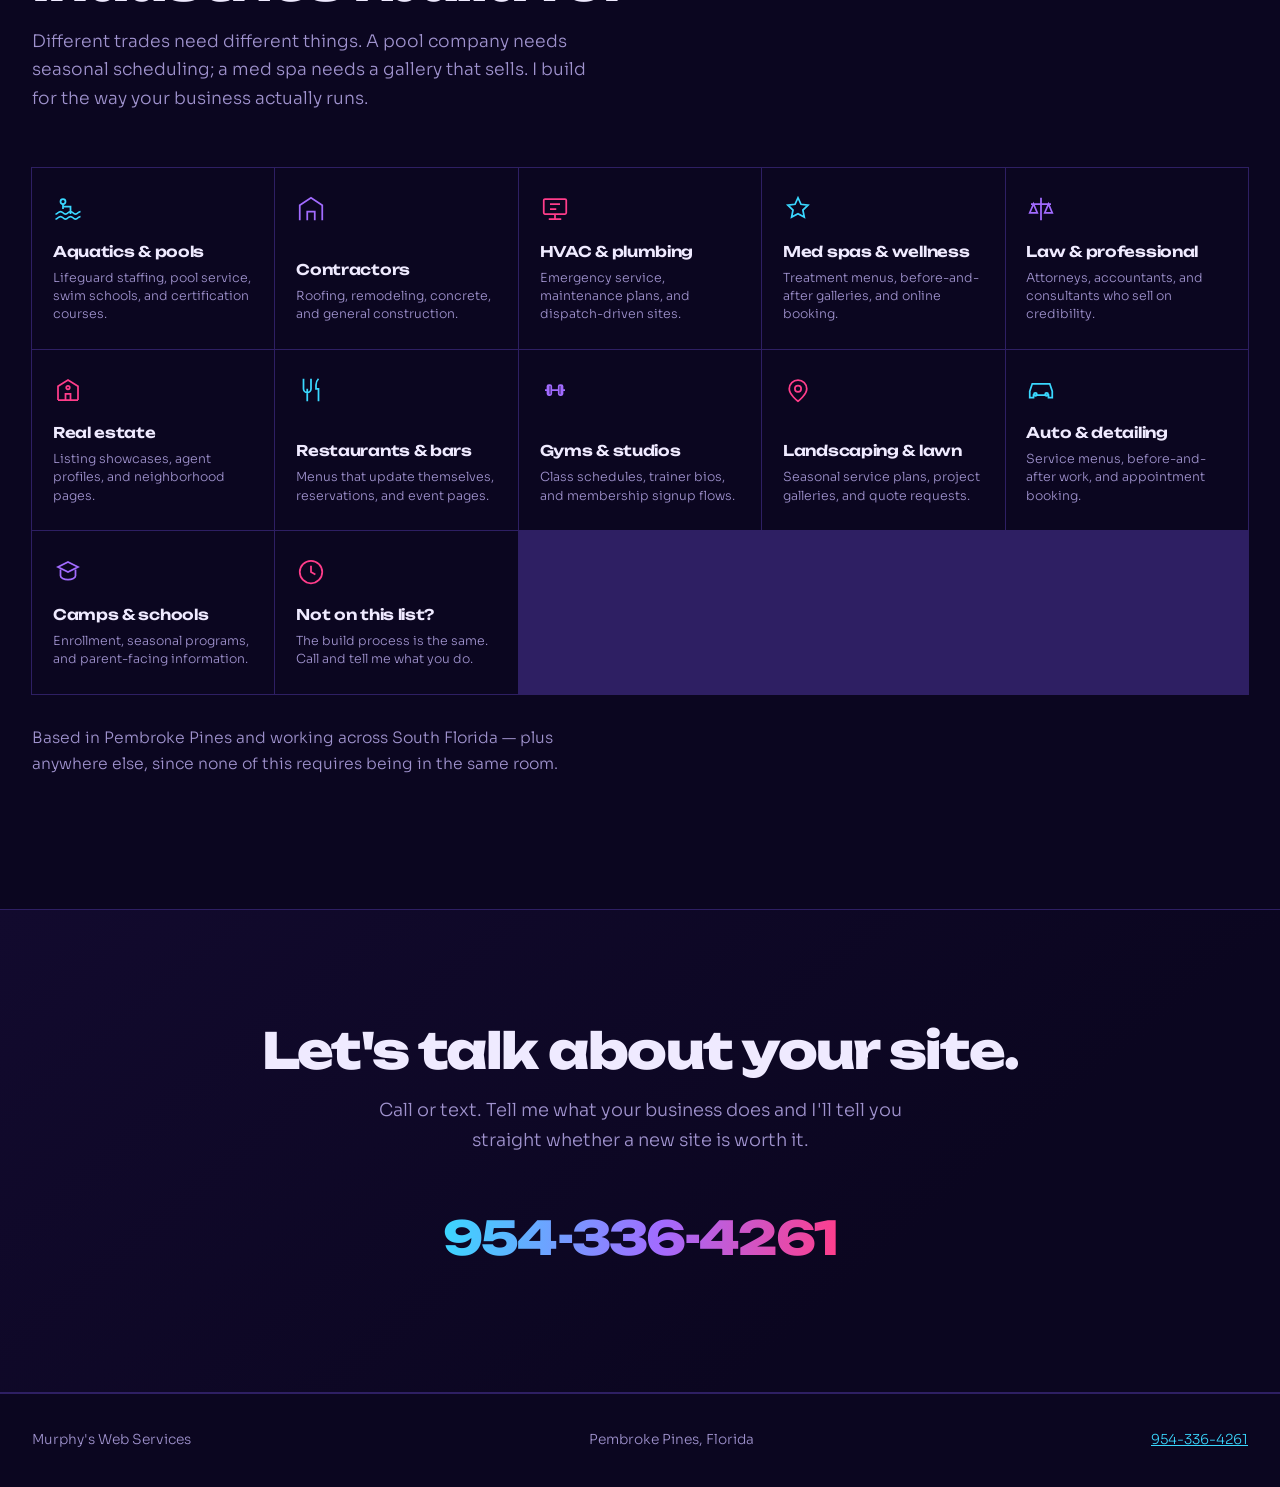
<file: murphys-web-services.html>
<!DOCTYPE html>
<html lang="en">
<head>
<meta charset="utf-8">
<meta name="viewport" content="width=device-width, initial-scale=1">
<title>Murphy's Web Services — Websites with things that move</title>
<meta name="description" content="Custom websites for businesses across South Florida. Interactive, fast, and built to be remembered.">
<link rel="preconnect" href="https://fonts.googleapis.com">
<link rel="preconnect" href="https://fonts.gstatic.com" crossorigin>
<link href="https://fonts.googleapis.com/css2?family=Unbounded:wght@400;600;800&family=Sora:wght@300;400;500;600&display=swap" rel="stylesheet">
<style>
:root{
  --void:#0B0620;
  --deep:#120A2E;
  --panel:#180E3C;
  --line:#2E1F63;
  --line-hot:#4A2FA8;
  --beam:#3AD8FF;
  --violet:#A26BFF;
  --magenta:#FF3D8A;
  --text:#EFEAFF;
  --muted:#A093CE;
}

*,*::before,*::after{box-sizing:border-box;}

html{scroll-behavior:smooth;-webkit-text-size-adjust:100%;}

body{
  margin:0;
  background:var(--void);
  color:var(--text);
  font-family:Sora,system-ui,sans-serif;
  font-weight:300;
  font-size:1.0625rem;
  line-height:1.65;
  overflow-x:hidden;
}

/* the field of geometry behind everything */
body::before{
  content:"";
  position:fixed;
  inset:0;
  background-image:
    linear-gradient(rgba(74,47,168,.16) 1px,transparent 1px),
    linear-gradient(90deg,rgba(74,47,168,.16) 1px,transparent 1px);
  background-size:72px 72px;
  mask-image:radial-gradient(ellipse 80% 60% at 50% 0%,#000 20%,transparent 75%);
  pointer-events:none;
  z-index:0;
}

h1,h2,h3{
  font-family:Unbounded,system-ui,sans-serif;
  line-height:1.05;
  letter-spacing:-0.035em;
  margin:0;
  font-weight:800;
}

h1{font-size:clamp(2.5rem,7vw,5.5rem);}
h2{font-size:clamp(1.9rem,4.2vw,3.1rem);}
h3{font-size:1.02rem;font-weight:600;letter-spacing:-0.01em;}

p{margin:0 0 1rem;max-width:36rem;}

a{color:var(--beam);}

.wrap{
  width:min(76rem,100% - 2.5rem);
  margin-inline:auto;
  position:relative;
  z-index:1;
}

section{padding-block:clamp(4rem,9vw,7.5rem);position:relative;z-index:1;}

:focus-visible{outline:2px solid var(--beam);outline-offset:4px;}

/* ============ header ============ */

.bar{
  position:sticky;
  top:0;
  z-index:50;
  backdrop-filter:blur(14px);
  background:rgba(11,6,32,.72);
  border-bottom:1px solid var(--line);
}

.bar .wrap{
  display:flex;
  align-items:center;
  justify-content:space-between;
  gap:1rem;
  padding-block:1rem;
}

.logo{
  display:flex;
  align-items:center;
  gap:.65rem;
  text-decoration:none;
  color:var(--text);
  font-family:Unbounded,sans-serif;
  font-weight:600;
  font-size:.98rem;
  letter-spacing:-.02em;
}

.logo svg{flex:none;}

.call{
  font-family:Unbounded,sans-serif;
  font-weight:600;
  font-size:.85rem;
  letter-spacing:-.01em;
  text-decoration:none;
  color:var(--void);
  background:linear-gradient(100deg,var(--beam),var(--violet));
  padding:.6rem 1.1rem;
  clip-path:polygon(10px 0,100% 0,100% calc(100% - 10px),calc(100% - 10px) 100%,0 100%,0 10px);
  white-space:nowrap;
}

.call:hover{filter:brightness(1.12);}

/* ============ hero ============ */

.hero{
  padding-top:clamp(3.5rem,8vw,6.5rem);
  padding-bottom:clamp(4rem,8vw,7rem);
  overflow:hidden;
}

.hero-grid{
  display:grid;
  grid-template-columns:1fr;
  gap:clamp(3rem,6vw,4.5rem);
  align-items:center;
}

@media(min-width:64rem){
  .hero-grid{grid-template-columns:1.08fr .92fr;}
}

.hero h1 .beam{
  background:linear-gradient(96deg,var(--beam),var(--violet) 55%,var(--magenta));
  -webkit-background-clip:text;
  background-clip:text;
  color:transparent;
}

.hero p{
  font-size:1.18rem;
  color:var(--muted);
  margin-top:1.6rem;
  max-width:32rem;
}

.hero-cta{
  display:flex;
  flex-wrap:wrap;
  gap:.85rem;
  margin-top:2.2rem;
}

.btn{
  font-family:Unbounded,sans-serif;
  font-weight:600;
  font-size:.92rem;
  letter-spacing:-.01em;
  text-decoration:none;
  padding:.95rem 1.6rem;
  border:none;
  cursor:pointer;
  display:inline-block;
  color:var(--void);
  background:linear-gradient(100deg,var(--beam),var(--violet));
  clip-path:polygon(12px 0,100% 0,100% calc(100% - 12px),calc(100% - 12px) 100%,0 100%,0 12px);
}

.btn:hover{filter:brightness(1.12);}

.btn-ghost{
  background:transparent;
  color:var(--text);
  box-shadow:inset 0 0 0 1px var(--line-hot);
}

.btn-ghost:hover{background:rgba(162,107,255,.12);filter:none;}

/* the rotating polyhedron */

.rig{
  position:relative;
  aspect-ratio:1;
  max-width:32rem;
  margin-inline:auto;
  width:100%;
}

.rig svg{width:100%;height:100%;overflow:visible;}

.spin-slow{transform-origin:250px 250px;animation:spin 44s linear infinite;}
.spin-fast{transform-origin:250px 250px;animation:spin 26s linear infinite reverse;}
.pulse{animation:pulse 6s ease-in-out infinite;}

@keyframes spin{to{transform:rotate(360deg);}}
@keyframes pulse{0%,100%{opacity:.32;}50%{opacity:.9;}}

/* ============ section headings ============ */

.head{max-width:44rem;margin-bottom:clamp(2.5rem,5vw,3.5rem);}
.head p{color:var(--muted);margin-top:1.1rem;font-size:1.08rem;}

.rule{
  height:1px;
  background:linear-gradient(90deg,var(--beam),var(--violet),transparent);
  margin-bottom:1.6rem;
  max-width:9rem;
}

/* ============ live feature demos ============ */

.demos{
  display:grid;
  grid-template-columns:1fr;
  gap:1.25rem;
}

@media(min-width:46rem){.demos{grid-template-columns:repeat(2,1fr);}}
@media(min-width:70rem){.demos{grid-template-columns:repeat(3,1fr);}}

.demo{
  position:relative;
  background:linear-gradient(160deg,var(--panel),var(--deep));
  box-shadow:inset 0 0 0 1px var(--line);
  padding:1.5rem;
  min-height:19rem;
  display:flex;
  flex-direction:column;
  clip-path:polygon(18px 0,100% 0,100% calc(100% - 18px),calc(100% - 18px) 100%,0 100%,0 18px);
}

.demo:hover{box-shadow:inset 0 0 0 1px var(--line-hot);}

.demo h3{margin-bottom:.4rem;}

.demo > p{
  font-size:.92rem;
  color:var(--muted);
  margin:0 0 1.1rem;
  max-width:none;
}

.stage{
  flex:1;
  display:flex;
  align-items:center;
  justify-content:center;
  position:relative;
  background:rgba(11,6,32,.55);
  box-shadow:inset 0 0 0 1px var(--line);
  overflow:hidden;
  min-height:9rem;
}

.hint{
  position:absolute;
  bottom:.5rem;
  right:.65rem;
  font-size:.68rem;
  color:var(--muted);
  letter-spacing:.02em;
  pointer-events:none;
}

/* demo 1: tilt */
.tilt-card{
  width:73%;
  aspect-ratio:5/3;
  background:linear-gradient(135deg,rgba(58,216,255,.22),rgba(255,61,138,.22));
  box-shadow:inset 0 0 0 1px var(--line-hot);
  display:flex;
  align-items:center;
  justify-content:center;
  font-family:Unbounded,sans-serif;
  font-size:.8rem;
  transition:transform .12s ease-out;
  transform-style:preserve-3d;
}

/* demo 2: magnetic */
.mag{
  font-family:Unbounded,sans-serif;
  font-size:.82rem;
  font-weight:600;
  color:var(--void);
  background:linear-gradient(100deg,var(--beam),var(--violet));
  border:none;
  padding:.85rem 1.5rem;
  cursor:pointer;
  transition:transform .18s cubic-bezier(.2,.9,.3,1);
}

/* demo 3: counters */
.counters{
  display:flex;
  gap:1.4rem;
  text-align:center;
  flex-wrap:wrap;
  justify-content:center;
}

.counters b{
  display:block;
  font-family:Unbounded,sans-serif;
  font-size:1.75rem;
  font-weight:800;
  letter-spacing:-.04em;
  background:linear-gradient(100deg,var(--beam),var(--violet));
  -webkit-background-clip:text;
  background-clip:text;
  color:transparent;
}

.counters span{font-size:.72rem;color:var(--muted);}

/* demo 4: constellation */
#net{width:100%;height:100%;display:block;}

/* demo 5: filter grid */
.chips{display:flex;gap:.35rem;flex-wrap:wrap;margin-bottom:.6rem;justify-content:center;}

.chip{
  font-family:Sora,sans-serif;
  font-size:.68rem;
  padding:.3rem .6rem;
  background:transparent;
  color:var(--muted);
  border:1px solid var(--line-hot);
  cursor:pointer;
}

.chip[aria-pressed="true"]{background:var(--violet);color:var(--void);border-color:var(--violet);}

.tiles{display:grid;grid-template-columns:repeat(4,1fr);gap:.3rem;width:82%;}

.tile{
  aspect-ratio:1;
  background:rgba(58,216,255,.2);
  box-shadow:inset 0 0 0 1px var(--line-hot);
  transition:opacity .3s ease,transform .3s ease;
}

.tile[data-kind="b"]{background:rgba(255,61,138,.2);}
.tile[data-kind="c"]{background:rgba(162,107,255,.24);}
.tile.off{opacity:.12;transform:scale(.82);}

.stage-col{flex-direction:column;gap:.5rem;padding:.8rem;}

/* demo 6: reveal on scroll */
.reveal-demo span{
  display:block;
  height:.55rem;
  background:linear-gradient(90deg,var(--beam),transparent);
  margin-bottom:.5rem;
  opacity:0;
  transform:translateX(-24px);
  transition:opacity .6s ease,transform .6s cubic-bezier(.2,.9,.3,1);
}

.reveal-demo.on span{opacity:1;transform:none;}
.reveal-demo.on span:nth-child(2){transition-delay:.1s;}
.reveal-demo.on span:nth-child(3){transition-delay:.2s;}
.reveal-demo.on span:nth-child(4){transition-delay:.3s;}
.reveal-demo span:nth-child(2){width:78%;}
.reveal-demo span:nth-child(3){width:56%;}
.reveal-demo span:nth-child(4){width:88%;}
.reveal-demo{width:80%;}

/* demo 7: before/after */
.ba{position:relative;width:100%;height:100%;overflow:hidden;}
.ba-half{position:absolute;inset:0;display:flex;align-items:center;justify-content:center;font-family:Unbounded,sans-serif;font-size:.78rem;}
.ba-old{background:#1B2233;color:#6E7A93;}
.ba-new{
  background:linear-gradient(135deg,rgba(58,216,255,.3),rgba(162,107,255,.3));
  color:var(--text);
  clip-path:inset(0 0 0 var(--sp,50%));
}
.ba-line{position:absolute;top:0;bottom:0;left:var(--sp,50%);width:2px;background:var(--beam);pointer-events:none;}
.ba input{position:absolute;inset:0;width:100%;height:100%;opacity:0;margin:0;cursor:ew-resize;}

/* demo 8: accordion */
.acc{width:86%;}
.acc button{
  width:100%;
  text-align:left;
  background:transparent;
  border:none;
  border-bottom:1px solid var(--line);
  color:var(--text);
  font-family:Sora,sans-serif;
  font-size:.8rem;
  padding:.55rem .2rem;
  cursor:pointer;
  display:flex;
  justify-content:space-between;
  gap:.5rem;
}
.acc button i{font-style:normal;color:var(--beam);transition:transform .25s ease;}
.acc button[aria-expanded="true"] i{transform:rotate(45deg);}
.acc div{
  overflow:hidden;
  max-height:0;
  transition:max-height .3s ease;
  font-size:.74rem;
  color:var(--muted);
  padding-inline:.2rem;
}
.acc div.open{max-height:6rem;padding-block:.4rem;}

/* demo 9: ticker */
.ticker{width:100%;overflow:hidden;-webkit-mask-image:linear-gradient(90deg,transparent,#000 12%,#000 88%,transparent);mask-image:linear-gradient(90deg,transparent,#000 12%,#000 88%,transparent);}
.ticker-run{display:flex;gap:1.5rem;width:max-content;animation:run 18s linear infinite;font-family:Unbounded,sans-serif;font-size:.82rem;color:var(--muted);}
@keyframes run{to{transform:translateX(-50%);}}

/* ============ industries ============ */

.industries{
  display:grid;
  grid-template-columns:repeat(auto-fill,minmax(13rem,1fr));
  gap:1px;
  background:var(--line);
  box-shadow:0 0 0 1px var(--line);
}

.ind{
  background:var(--void);
  padding:1.6rem 1.3rem;
  min-height:9.5rem;
  display:flex;
  flex-direction:column;
  justify-content:space-between;
  transition:background .25s ease;
}

.ind:hover{background:var(--deep);}

.ind svg{color:var(--beam);margin-bottom:1rem;}
.ind:nth-child(3n+2) svg{color:var(--violet);}
.ind:nth-child(3n+3) svg{color:var(--magenta);}

.ind b{
  font-family:Unbounded,sans-serif;
  font-size:.92rem;
  font-weight:600;
  letter-spacing:-.02em;
  display:block;
}

.ind small{color:var(--muted);font-size:.78rem;line-height:1.45;display:block;margin-top:.3rem;}

.ind-note{color:var(--muted);margin-top:2rem;font-size:.98rem;}

/* ============ closing ============ */

.close-band{
  background:linear-gradient(140deg,var(--deep),var(--void) 70%);
  border-block:1px solid var(--line);
  text-align:center;
}

.close-band .wrap{display:flex;flex-direction:column;align-items:center;}

.close-band p{color:var(--muted);font-size:1.12rem;margin-top:1.2rem;}

.big-call{
  font-family:Unbounded,sans-serif;
  font-weight:800;
  font-size:clamp(1.6rem,5vw,2.9rem);
  letter-spacing:-.04em;
  text-decoration:none;
  margin-top:1.8rem;
  display:inline-block;
  background:linear-gradient(96deg,var(--beam),var(--violet) 55%,var(--magenta));
  -webkit-background-clip:text;
  background-clip:text;
  color:transparent;
}

footer{
  padding-block:2.2rem;
  border-top:1px solid var(--line);
  font-size:.86rem;
  color:var(--muted);
}

footer .wrap{display:flex;flex-wrap:wrap;gap:.8rem 2rem;justify-content:space-between;align-items:center;}

@media(prefers-reduced-motion:reduce){
  *{animation:none !important;transition:none !important;}
  .reveal-demo span{opacity:1;transform:none;}
}
</style>
</head>
<body>

<header class="bar">
  <div class="wrap">
    <a class="logo" href="#top">
      <svg width="26" height="26" viewBox="0 0 26 26" fill="none" aria-hidden="true">
        <path d="M13 1L24.3 7.5v11L13 25 1.7 18.5v-11L13 1z" stroke="url(#lg)" stroke-width="1.4"/>
        <path d="M13 7l6.1 3.5v7L13 21l-6.1-3.5v-7L13 7z" fill="url(#lg)" fill-opacity=".28"/>
        <defs><linearGradient id="lg" x1="0" y1="0" x2="26" y2="26">
          <stop stop-color="#3AD8FF"/><stop offset="1" stop-color="#FF3D8A"/>
        </linearGradient></defs>
      </svg>
      Murphy's Web Services
    </a>
    <a class="call" href="tel:+19543364261">954-336-4261</a>
  </div>
</header>

<main id="top">

<section class="hero">
  <div class="wrap hero-grid">
    <div>
      <h1>Websites that <span class="beam">do something</span> when you look at them.</h1>
      <p>Most small business sites are a brochure that sits there. I build the other kind — sites with motion, depth, and interaction that make someone stay long enough to call you.</p>
      <div class="hero-cta">
        <a class="btn" href="tel:+19543364261">Call 954-336-4261</a>
        <a class="btn btn-ghost" href="#features">See what I can build</a>
      </div>
    </div>

    <div class="rig">
      <svg viewBox="0 0 500 500" role="img" aria-label="Rotating geometric wireframe">
        <defs>
          <linearGradient id="edge" x1="0" y1="0" x2="500" y2="500">
            <stop stop-color="#3AD8FF"/><stop offset=".5" stop-color="#A26BFF"/><stop offset="1" stop-color="#FF3D8A"/>
          </linearGradient>
          <radialGradient id="glow" cx="50%" cy="50%">
            <stop stop-color="#A26BFF" stop-opacity=".38"/>
            <stop offset="1" stop-color="#A26BFF" stop-opacity="0"/>
          </radialGradient>
        </defs>

        <circle cx="250" cy="250" r="230" fill="url(#glow)"/>

        <g class="spin-slow" stroke="url(#edge)" fill="none">
          <polygon points="250,40 431,145 431,355 250,460 69,355 69,145" stroke-width="1.4" opacity=".85"/>
          <polygon points="250,105 374,177 374,323 250,395 126,323 126,177" stroke-width="1" opacity=".5"/>
          <line x1="250" y1="40" x2="250" y2="460" stroke-width=".8" opacity=".35"/>
          <line x1="69" y1="145" x2="431" y2="355" stroke-width=".8" opacity=".35"/>
          <line x1="431" y1="145" x2="69" y2="355" stroke-width=".8" opacity=".35"/>
        </g>

        <g class="spin-fast" stroke="url(#edge)" fill="none">
          <polygon points="250,150 337,200 337,300 250,350 163,300 163,200" stroke-width="1.6"/>
          <polygon points="250,190 302,220 302,280 250,310 198,280 198,220" stroke-width="1" opacity=".7"/>
        </g>

        <g fill="url(#edge)" class="pulse">
          <circle cx="250" cy="40" r="4"/><circle cx="431" cy="145" r="4"/>
          <circle cx="431" cy="355" r="4"/><circle cx="250" cy="460" r="4"/>
          <circle cx="69" cy="355" r="4"/><circle cx="69" cy="145" r="4"/>
        </g>

        <circle cx="250" cy="250" r="26" fill="url(#edge)" opacity=".9"/>
      </svg>
    </div>
  </div>
</section>

<section id="features">
  <div class="wrap">
    <div class="head">
      <div class="rule"></div>
      <h2>Things I can build into your site</h2>
      <p>Every panel below is live. Touch it, drag it, hover it — this is the actual code, not a screenshot of a feature list.</p>
    </div>

    <div class="demos">

      <article class="demo">
        <h3>Depth on hover</h3>
        <p>Cards and product tiles that tilt toward the cursor. Small effect, hard to stop playing with.</p>
        <div class="stage" id="tiltStage">
          <div class="tilt-card" id="tiltCard">Move your cursor</div>
          <span class="hint">hover</span>
        </div>
      </article>

      <article class="demo">
        <h3>Buttons that reach back</h3>
        <p>Your main call-to-action pulls toward the cursor as it gets close. People click it more.</p>
        <div class="stage" id="magStage">
          <button class="mag" id="magBtn" type="button">Book now</button>
          <span class="hint">hover</span>
        </div>
      </article>

      <article class="demo">
        <h3>Numbers that count up</h3>
        <p>Years in business, jobs completed, clients served — animated the moment they scroll into view.</p>
        <div class="stage">
          <div class="counters" id="counters">
            <div><b data-to="428">0</b><span>Jobs done</span></div>
            <div><b data-to="19">0</b><span>Years</span></div>
            <div><b data-to="97" data-suffix="%">0</b><span>Repeat rate</span></div>
          </div>
        </div>
      </article>

      <article class="demo">
        <h3>Living backgrounds</h3>
        <p>A generative particle field that reacts to the cursor. Sits behind your hero without slowing anything down.</p>
        <div class="stage">
          <canvas id="net"></canvas>
          <span class="hint">move cursor</span>
        </div>
      </article>

      <article class="demo">
        <h3>Instant filtering</h3>
        <p>Galleries and service menus that sort themselves as the visitor taps, with no page reload.</p>
        <div class="stage stage-col">
          <div class="chips" id="chips">
            <button class="chip" data-f="all" aria-pressed="true" type="button">All</button>
            <button class="chip" data-f="a" aria-pressed="false" type="button">Interiors</button>
            <button class="chip" data-f="b" aria-pressed="false" type="button">Exteriors</button>
            <button class="chip" data-f="c" aria-pressed="false" type="button">Repairs</button>
          </div>
          <div class="tiles" id="tiles"></div>
        </div>
      </article>

      <article class="demo">
        <h3>Before and after</h3>
        <p>Drag-to-compare sliders. Contractors, detailers, and anyone selling a visible transformation.</p>
        <div class="stage">
          <div class="ba">
            <div class="ba-half ba-old">Before</div>
            <div class="ba-half ba-new" id="baNew">After</div>
            <div class="ba-line" id="baLine"></div>
            <input id="baRange" type="range" min="0" max="100" value="50" aria-label="Compare before and after">
          </div>
          <span class="hint">drag</span>
        </div>
      </article>

      <article class="demo">
        <h3>Reveal on scroll</h3>
        <p>Content that arrives as the visitor moves down the page instead of dumping everything at once.</p>
        <div class="stage">
          <div class="reveal-demo" id="revealDemo"><span></span><span></span><span></span><span></span></div>
        </div>
      </article>

      <article class="demo">
        <h3>Expanding answers</h3>
        <p>Smooth accordions for FAQs, service details, and pricing tiers — long pages that stay short.</p>
        <div class="stage">
          <div class="acc" id="acc">
            <button type="button" aria-expanded="false">Do you serve my area?<i>+</i></button>
            <div>All of Broward, Miami-Dade, and Palm Beach.</div>
            <button type="button" aria-expanded="false">How fast can you start?<i>+</i></button>
            <div>Most projects begin within a week of the first call.</div>
          </div>
        </div>
      </article>

      <article class="demo">
        <h3>Scrolling marquees</h3>
        <p>A continuous band of services, certifications, or brands you carry. Motion that reads as premium.</p>
        <div class="stage">
          <div class="ticker">
            <div class="ticker-run" id="tickRun"></div>
          </div>
        </div>
      </article>

    </div>
  </div>
</section>

<section>
  <div class="wrap">
    <div class="head">
      <div class="rule"></div>
      <h2>Industries I build for</h2>
      <p>Different trades need different things. A pool company needs seasonal scheduling; a med spa needs a gallery that sells. I build for the way your business actually runs.</p>
    </div>

    <div class="industries">

      <div class="ind">
        <svg width="30" height="30" viewBox="0 0 24 24" fill="none" stroke="currentColor" stroke-width="1.4" aria-hidden="true">
          <path d="M2 16c2 0 2-2 4-2s2 2 4 2 2-2 4-2 2 2 4 2 2-2 4-2M2 20c2 0 2-2 4-2s2 2 4 2 2-2 4-2 2 2 4 2 2-2 4-2"/>
          <circle cx="8" cy="6" r="2"/><path d="M8 8v4M8 10h6v6"/>
        </svg>
        <div><b>Aquatics &amp; pools</b><small>Lifeguard staffing, pool service, swim schools, and certification courses.</small></div>
      </div>

      <div class="ind">
        <svg width="30" height="30" viewBox="0 0 24 24" fill="none" stroke="currentColor" stroke-width="1.4" aria-hidden="true">
          <path d="M3 21V9l9-6 9 6v12"/><path d="M9 21v-7h6v7"/>
        </svg>
        <div><b>Contractors</b><small>Roofing, remodeling, concrete, and general construction.</small></div>
      </div>

      <div class="ind">
        <svg width="30" height="30" viewBox="0 0 24 24" fill="none" stroke="currentColor" stroke-width="1.4" aria-hidden="true">
          <rect x="3" y="4" width="18" height="12" rx="1"/><path d="M7 20h10M12 16v4M8 8h8M8 12h5"/>
        </svg>
        <div><b>HVAC &amp; plumbing</b><small>Emergency service, maintenance plans, and dispatch-driven sites.</small></div>
      </div>

      <div class="ind">
        <svg width="30" height="30" viewBox="0 0 24 24" fill="none" stroke="currentColor" stroke-width="1.4" aria-hidden="true">
          <path d="M12 3l2.4 5.2 5.6.7-4.1 3.9 1.1 5.6L12 15.7 6.9 18.4 8 12.8 3.9 8.9l5.7-.7L12 3z"/>
        </svg>
        <div><b>Med spas &amp; wellness</b><small>Treatment menus, before-and-after galleries, and online booking.</small></div>
      </div>

      <div class="ind">
        <svg width="30" height="30" viewBox="0 0 24 24" fill="none" stroke="currentColor" stroke-width="1.4" aria-hidden="true">
          <path d="M12 3v18M4 8h16M6 8l-3 7h6l-3-7zM18 8l-3 7h6l-3-7z"/>
        </svg>
        <div><b>Law &amp; professional</b><small>Attorneys, accountants, and consultants who sell on credibility.</small></div>
      </div>

      <div class="ind">
        <svg width="30" height="30" viewBox="0 0 24 24" fill="none" stroke="currentColor" stroke-width="1.4" aria-hidden="true">
          <path d="M4 20V9l8-5 8 5v11"/><path d="M4 20h16M10 20v-5h4v5"/><circle cx="12" cy="10" r="1.4"/>
        </svg>
        <div><b>Real estate</b><small>Listing showcases, agent profiles, and neighborhood pages.</small></div>
      </div>

      <div class="ind">
        <svg width="30" height="30" viewBox="0 0 24 24" fill="none" stroke="currentColor" stroke-width="1.4" aria-hidden="true">
          <path d="M6 3v8a3 3 0 006 0V3M9 11v10M18 3c-1.5 1.5-2 3-2 5v3h2v10"/>
        </svg>
        <div><b>Restaurants &amp; bars</b><small>Menus that update themselves, reservations, and event pages.</small></div>
      </div>

      <div class="ind">
        <svg width="30" height="30" viewBox="0 0 24 24" fill="none" stroke="currentColor" stroke-width="1.4" aria-hidden="true">
          <path d="M4 12h2M18 12h2M7 8v8M17 8v8M9 12h6"/><rect x="6" y="8" width="3" height="8" rx="1"/><rect x="15" y="8" width="3" height="8" rx="1"/>
        </svg>
        <div><b>Gyms &amp; studios</b><small>Class schedules, trainer bios, and membership signup flows.</small></div>
      </div>

      <div class="ind">
        <svg width="30" height="30" viewBox="0 0 24 24" fill="none" stroke="currentColor" stroke-width="1.4" aria-hidden="true">
          <path d="M12 21s7-5.2 7-10a7 7 0 10-14 0c0 4.8 7 10 7 10z"/><circle cx="12" cy="11" r="2.5"/>
        </svg>
        <div><b>Landscaping &amp; lawn</b><small>Seasonal service plans, project galleries, and quote requests.</small></div>
      </div>

      <div class="ind">
        <svg width="30" height="30" viewBox="0 0 24 24" fill="none" stroke="currentColor" stroke-width="1.4" aria-hidden="true">
          <path d="M3 13l2-6h14l2 6v5h-3v-2H6v2H3v-5z"/><circle cx="7.5" cy="15.5" r="1.2"/><circle cx="16.5" cy="15.5" r="1.2"/>
        </svg>
        <div><b>Auto &amp; detailing</b><small>Service menus, before-and-after work, and appointment booking.</small></div>
      </div>

      <div class="ind">
        <svg width="30" height="30" viewBox="0 0 24 24" fill="none" stroke="currentColor" stroke-width="1.4" aria-hidden="true">
          <path d="M12 4l8 4-8 4-8-4 8-4z"/><path d="M6 10v5c0 1.7 2.7 3 6 3s6-1.3 6-3v-5"/>
        </svg>
        <div><b>Camps &amp; schools</b><small>Enrollment, seasonal programs, and parent-facing information.</small></div>
      </div>

      <div class="ind">
        <svg width="30" height="30" viewBox="0 0 24 24" fill="none" stroke="currentColor" stroke-width="1.4" aria-hidden="true">
          <circle cx="12" cy="12" r="9"/><path d="M12 7v5l3.5 2"/>
        </svg>
        <div><b>Not on this list?</b><small>The build process is the same. Call and tell me what you do.</small></div>
      </div>

    </div>

    <p class="ind-note">Based in Pembroke Pines and working across South Florida — plus anywhere else, since none of this requires being in the same room.</p>
  </div>
</section>

<section class="close-band">
  <div class="wrap">
    <h2>Let's talk about your site.</h2>
    <p>Call or text. Tell me what your business does and I'll tell you straight whether a new site is worth it.</p>
    <a class="big-call" href="tel:+19543364261">954-336-4261</a>
  </div>
</section>

</main>

<footer>
  <div class="wrap">
    <span>Murphy's Web Services</span>
    <span>Pembroke Pines, Florida</span>
    <span><a href="tel:+19543364261">954-336-4261</a></span>
  </div>
</footer>

<script>
(function(){
  var reduce = window.matchMedia('(prefers-reduced-motion: reduce)').matches;

  /* ---- tilt ---- */
  var stage = document.getElementById('tiltStage'), card = document.getElementById('tiltCard');
  stage.addEventListener('pointermove', function(e){
    var r = stage.getBoundingClientRect();
    var x = (e.clientX - r.left) / r.width - .5;
    var y = (e.clientY - r.top) / r.height - .5;
    card.style.transform = 'perspective(600px) rotateY(' + (x*26) + 'deg) rotateX(' + (-y*26) + 'deg) scale(1.05)';
  });
  stage.addEventListener('pointerleave', function(){ card.style.transform = ''; });

  /* ---- magnetic button ---- */
  var mStage = document.getElementById('magStage'), mBtn = document.getElementById('magBtn');
  mStage.addEventListener('pointermove', function(e){
    var r = mBtn.getBoundingClientRect();
    var dx = e.clientX - (r.left + r.width/2);
    var dy = e.clientY - (r.top + r.height/2);
    var d = Math.hypot(dx,dy);
    if (d < 150) mBtn.style.transform = 'translate(' + dx*.35 + 'px,' + dy*.35 + 'px)';
    else mBtn.style.transform = '';
  });
  mStage.addEventListener('pointerleave', function(){ mBtn.style.transform = ''; });

  /* ---- counters + scroll reveal ---- */
  function countUp(el){
    var to = +el.dataset.to, sfx = el.dataset.suffix || '', start = null, dur = 1400;
    if (reduce){ el.textContent = to + sfx; return; }
    function tick(t){
      if (!start) start = t;
      var p = Math.min((t - start)/dur, 1);
      el.textContent = Math.round(to * (1 - Math.pow(1-p, 3))) + sfx;
      if (p < 1) requestAnimationFrame(tick);
    }
    requestAnimationFrame(tick);
  }

  var io = new IntersectionObserver(function(entries){
    entries.forEach(function(en){
      if (!en.isIntersecting) return;
      if (en.target.id === 'counters'){
        en.target.querySelectorAll('b').forEach(countUp);
      } else {
        en.target.classList.add('on');
      }
      io.unobserve(en.target);
    });
  }, { threshold: .4 });

  io.observe(document.getElementById('counters'));
  io.observe(document.getElementById('revealDemo'));

  /* ---- constellation canvas ---- */
  var cv = document.getElementById('net'), ctx = cv.getContext('2d');
  var pts = [], mouse = {x:-999,y:-999}, W = 0, H = 0;

  function size(){
    var r = cv.getBoundingClientRect();
    var dpr = Math.min(window.devicePixelRatio || 1, 2);
    W = r.width; H = r.height;
    cv.width = W * dpr; cv.height = H * dpr;
    ctx.setTransform(dpr,0,0,dpr,0,0);
  }

  function seed(){
    pts = [];
    var n = Math.max(18, Math.round(W * H / 4200));
    for (var i=0;i<n;i++) pts.push({
      x: Math.random()*W, y: Math.random()*H,
      vx: (Math.random()-.5)*.28, vy: (Math.random()-.5)*.28
    });
  }

  cv.addEventListener('pointermove', function(e){
    var r = cv.getBoundingClientRect();
    mouse.x = e.clientX - r.left; mouse.y = e.clientY - r.top;
  });
  cv.addEventListener('pointerleave', function(){ mouse.x = mouse.y = -999; });

  function draw(){
    ctx.clearRect(0,0,W,H);
    for (var i=0;i<pts.length;i++){
      var p = pts[i];
      p.x += p.vx; p.y += p.vy;
      if (p.x < 0 || p.x > W) p.vx *= -1;
      if (p.y < 0 || p.y > H) p.vy *= -1;

      var md = Math.hypot(p.x-mouse.x, p.y-mouse.y);
      if (md < 90){
        ctx.strokeStyle = 'rgba(255,61,138,' + (1 - md/90) * .5 + ')';
        ctx.lineWidth = .8;
        ctx.beginPath(); ctx.moveTo(p.x,p.y); ctx.lineTo(mouse.x,mouse.y); ctx.stroke();
      }

      for (var j=i+1;j<pts.length;j++){
        var q = pts[j], d = Math.hypot(p.x-q.x, p.y-q.y);
        if (d < 78){
          ctx.strokeStyle = 'rgba(58,216,255,' + (1 - d/78) * .34 + ')';
          ctx.lineWidth = .7;
          ctx.beginPath(); ctx.moveTo(p.x,p.y); ctx.lineTo(q.x,q.y); ctx.stroke();
        }
      }

      ctx.fillStyle = 'rgba(162,107,255,.85)';
      ctx.beginPath(); ctx.arc(p.x,p.y,1.5,0,Math.PI*2); ctx.fill();
    }
    requestAnimationFrame(draw);
  }

  size(); seed();
  if (!reduce) draw(); else { seed(); }
  window.addEventListener('resize', function(){ size(); seed(); });

  /* ---- filter grid ---- */
  var kinds = ['a','b','c'], tiles = document.getElementById('tiles');
  for (var i=0;i<12;i++){
    var t = document.createElement('div');
    t.className = 'tile';
    t.dataset.kind = kinds[i % 3];
    tiles.appendChild(t);
  }
  document.getElementById('chips').addEventListener('click', function(e){
    var b = e.target.closest('.chip'); if (!b) return;
    this.querySelectorAll('.chip').forEach(function(c){ c.setAttribute('aria-pressed', c === b); });
    var f = b.dataset.f;
    tiles.querySelectorAll('.tile').forEach(function(t){
      t.classList.toggle('off', f !== 'all' && t.dataset.kind !== f);
    });
  });

  /* ---- before / after ---- */
  var baR = document.getElementById('baRange'), baN = document.getElementById('baNew'), baL = document.getElementById('baLine');
  function baUpdate(){
    var v = baR.value + '%';
    baN.style.setProperty('--sp', v);
    baL.style.setProperty('--sp', v);
  }
  baR.addEventListener('input', baUpdate); baUpdate();

  /* ---- accordion ---- */
  document.getElementById('acc').addEventListener('click', function(e){
    var b = e.target.closest('button'); if (!b) return;
    var open = b.getAttribute('aria-expanded') === 'true';
    b.setAttribute('aria-expanded', !open);
    b.nextElementSibling.classList.toggle('open', !open);
  });

  /* ---- ticker ---- */
  var items = ['Emergency service','Licensed &amp; insured','Free estimates','Same-day repairs','20 years local','Financing available'];
  var run = document.getElementById('tickRun');
  run.innerHTML = (items.join('<span style="color:#FF3D8A">/</span>') + '<span style="color:#FF3D8A">/</span>').repeat(2);
})();
</script>

</body>
</html>
</file>
<file: style.css>
:root{
  --asphalt:#0E1114;
  --panel:#151A20;
  --panel-2:#1B2229;
  --steel:#2A333C;
  --steel-hot:#3C4854;
  --ignition:#FF5C1A;
  --amber:#FFB020;
  --coolant:#4EA8FF;
  --chalk:#F2F4F7;
  --muted:#8A959F;
  --glow-ig:0 0 28px rgba(255,92,26,.45);
  --glow-ig-soft:0 0 14px rgba(255,92,26,.3);
  --glow-cool:0 0 26px rgba(78,168,255,.4);
  --paint-glow:rgba(255,92,26,.45);
}

*,*::before,*::after{box-sizing:border-box;}
img,svg,canvas,video{max-width:100%;}
html{scroll-behavior:smooth;-webkit-text-size-adjust:100%;overflow-x:clip;}

body{
  margin:0;
  background:var(--asphalt);
  color:var(--chalk);
  font-family:Barlow,system-ui,sans-serif;
  font-weight:300;
  font-size:1.0625rem;
  line-height:1.65;
  overflow-x:clip;
  -webkit-font-smoothing:antialiased;
}

h1,h2{
  font-family:Archivo,system-ui,sans-serif;
  font-weight:800;
  font-variation-settings:"wdth" 112;
  text-transform:uppercase;
  line-height:.96;
  letter-spacing:-.025em;
  margin:0;
}

h1{font-size:clamp(2.1rem,7vw,3.5rem);overflow-wrap:break-word;text-wrap:balance;max-width:15ch;}
h2{font-size:clamp(1.6rem,4.6vw,2.4rem);overflow-wrap:break-word;text-wrap:balance;}

h3{
  font-family:Archivo,sans-serif;
  font-weight:600;
  font-variation-settings:"wdth" 100;
  font-size:1.02rem;
  letter-spacing:-.01em;
  margin:0;
}

p{margin:0 0 1rem;}
a{color:var(--ignition);}

.wrap{
  width:min(74rem,100% - 2.2rem);
  margin-inline:auto;position:relative;z-index:2;
  padding-left:env(safe-area-inset-left);
  padding-right:env(safe-area-inset-right);
}
section{padding-block:clamp(3.5rem,10vw,6.5rem);position:relative;}
:focus-visible{outline:2px solid var(--amber);outline-offset:3px;}

.tag{
  font-family:"Chakra Petch",monospace;
  font-size:.72rem;
  font-weight:600;
  letter-spacing:.18em;
  text-transform:uppercase;
  color:var(--ignition);
  display:block;
  margin-bottom:.9rem;
  text-shadow:0 0 16px rgba(255,92,26,.55);
}

.tag::before{content:"// ";color:var(--steel-hot);}

/* ===== texture ===== */
body::before{
  content:"";
  position:fixed;inset:0;z-index:0;pointer-events:none;
  background:
    radial-gradient(ellipse 70% 50% at 50% -10%,rgba(255,92,26,.16),transparent 70%),
    repeating-linear-gradient(0deg,rgba(255,255,255,.022) 0 1px,transparent 1px 3px);
}

/* ===== header ===== */
.bar{
  position:sticky;top:0;z-index:60;
  background:rgba(14,17,20,.86);
  -webkit-backdrop-filter:blur(18px) saturate(140%);
  backdrop-filter:blur(18px) saturate(140%);
  border-bottom:1px solid var(--steel);
  box-shadow:0 1px 0 rgba(255,92,26,.14),0 10px 30px rgba(0,0,0,.4);
}

/* scroll progress */
.progress{
  position:fixed;top:0;left:0;height:2px;width:0;z-index:70;
  background:linear-gradient(90deg,var(--ignition),var(--amber));
  box-shadow:0 0 12px rgba(255,92,26,.8);
  transition:width .1s linear;
}

/* header nav */
.nav{display:none;gap:1.7rem;margin-left:auto;margin-right:1.5rem;}
@media(min-width:56rem){.nav{display:flex;}}
.nav a{
  font-family:"Chakra Petch",monospace;font-size:.78rem;letter-spacing:.14em;
  text-transform:uppercase;color:var(--muted);text-decoration:none;
  position:relative;padding-block:.4rem;transition:color .22s ease;
}
.nav a::after{
  content:"";position:absolute;left:0;bottom:0;height:1px;width:0;
  background:var(--ignition);box-shadow:0 0 10px rgba(255,92,26,.9);
  transition:width .26s ease;
}
.nav a:hover{color:var(--chalk);}
.nav a:hover::after{width:100%;}

/* logo lockup */
.logo-mark{
  display:grid;place-items:center;flex:none;
  width:2.9rem;height:2.9rem;
  background:rgba(255,92,26,.09);
  clip-path:polygon(8px 0,100% 0,100% calc(100% - 8px),calc(100% - 8px) 100%,0 100%,0 8px);
  filter:drop-shadow(0 0 12px rgba(255,92,26,.4));
}
.logo-type{display:flex;flex-direction:column;line-height:1.08;}
.logo-type b{font-weight:800;color:var(--ignition);}
.logo-type small{
  font-family:"Chakra Petch",monospace;font-weight:500;font-size:.58rem;
  letter-spacing:.13em;color:var(--muted);text-transform:uppercase;margin-top:.2rem;
}
@media(max-width:33rem){.logo-type small{display:none;}}

/* live dot on the call button */
.live-dot{
  width:.5rem;height:.5rem;border-radius:50%;background:var(--asphalt);
  margin-right:.5rem;flex:none;
  animation:blip 1.9s ease-in-out infinite;
}
@keyframes blip{0%,100%{opacity:1;}50%{opacity:.25;}}
.bar .wrap{display:flex;align-items:center;justify-content:space-between;gap:.75rem;padding-block:.8rem;}

.logo{
  display:flex;align-items:center;gap:.6rem;text-decoration:none;color:var(--chalk);
  font-family:Archivo,sans-serif;font-weight:800;font-variation-settings:"wdth" 112;
  text-transform:uppercase;font-size:.8rem;letter-spacing:-.01em;line-height:1.1;
  min-height:44px;
}
.logo svg{flex:none;}

.pill{
  font-family:"Chakra Petch",monospace;font-weight:600;font-size:.85rem;letter-spacing:.02em;
  text-decoration:none;color:var(--asphalt);background:var(--ignition);
  padding:.75rem 1.05rem;min-height:44px;display:inline-flex;align-items:center;white-space:nowrap;
  box-shadow:0 0 22px rgba(255,92,26,.45);
  clip-path:polygon(9px 0,100% 0,100% calc(100% - 9px),calc(100% - 9px) 100%,0 100%,0 9px);
}
.pill:active{transform:translateY(1px);}

/* ===== hero ===== */
.hero{padding-top:clamp(2.5rem,8vw,4.5rem);overflow:hidden;}
.hero h1 em{font-style:normal;color:var(--ignition);}
.hero .lede{font-size:1.14rem;color:var(--muted);margin-top:1.3rem;max-width:34rem;}
.hero-cta{display:flex;flex-wrap:wrap;gap:.65rem;margin-top:1.8rem;}

.btn{
  font-family:"Chakra Petch",monospace;font-weight:600;font-size:.95rem;letter-spacing:.02em;
  text-decoration:none;padding:.9rem 1.5rem;border:none;cursor:pointer;display:inline-block;
  color:var(--asphalt);background:var(--ignition);
  clip-path:polygon(11px 0,100% 0,100% calc(100% - 11px),calc(100% - 11px) 100%,0 100%,0 11px);
  box-shadow:var(--glow-ig);
  animation:breathe 3.4s ease-in-out infinite;
}
@keyframes breathe{
  0%,100%{box-shadow:0 0 18px rgba(255,92,26,.32);}
  50%{box-shadow:0 0 34px rgba(255,92,26,.6);}
}
.btn:active{transform:translateY(1px);}
.btn-ghost{background:transparent;color:var(--chalk);box-shadow:inset 0 0 0 1px var(--steel-hot);animation:none;}
.btn-ghost:hover{box-shadow:inset 0 0 0 1px var(--ignition),0 0 22px rgba(255,92,26,.25);}

/* paint configurator */
.rig{margin-top:2.5rem;}

.car-stage{
  background:linear-gradient(170deg,var(--panel),var(--asphalt));
  box-shadow:inset 0 0 0 1px var(--steel);
  padding:1.1rem 1rem 1.2rem;
  clip-path:polygon(20px 0,100% 0,100% calc(100% - 20px),calc(100% - 20px) 100%,0 100%,0 20px);
}

.car-stage svg{
  width:100%;height:auto;display:block;
  filter:drop-shadow(0 14px 42px var(--paint-glow));
  transition:filter .5s ease;
}
.car-stage{position:relative;}
.car-stage::before{
  content:"";position:absolute;left:50%;top:42%;transform:translate(-50%,-50%);
  width:78%;height:52%;border-radius:50%;
  background:radial-gradient(ellipse,var(--paint-glow),transparent 70%);
  filter:blur(38px);opacity:.65;pointer-events:none;
  transition:background .5s ease;
}

.swatches{display:flex;gap:.5rem;flex-wrap:wrap;justify-content:center;margin-top:.9rem;}

.sw{
  width:2.9rem;height:2.9rem;min-width:44px;min-height:44px;border:none;cursor:pointer;padding:0;
  clip-path:polygon(7px 0,100% 0,100% calc(100% - 7px),calc(100% - 7px) 100%,0 100%,0 7px);
  box-shadow:inset 0 0 0 1px rgba(255,255,255,.16);
  transition:transform .18s ease;
}
.sw[aria-pressed="true"]{box-shadow:inset 0 0 0 2px var(--chalk),0 0 20px rgba(255,255,255,.35);transform:scale(1.12);}

.sw-label{
  font-family:"Chakra Petch",monospace;font-size:.72rem;letter-spacing:.16em;
  text-transform:uppercase;color:var(--muted);text-align:center;margin-top:.85rem;
}

.sw-name{color:var(--chalk);}

@media(min-width:62rem){
  .hero .wrap{display:grid;grid-template-columns:minmax(0,1fr) minmax(0,1fr);gap:3.5rem;align-items:center;}
  .rig{margin-top:0;}
}

/* ===== stat strip ===== */
.strip{
  border-block:1px solid var(--steel);
  background:var(--panel);
}
.strip .wrap{display:grid;grid-template-columns:minmax(0,1fr);gap:0;}
@media(min-width:44rem){.strip .wrap{grid-template-columns:repeat(3,minmax(0,1fr));}}

.stat{padding:1.4rem .2rem;border-bottom:1px solid var(--steel);}
@media(min-width:44rem){
  .stat{border-bottom:none;border-right:1px solid var(--steel);padding-inline:1.6rem;}
  .stat:first-child{padding-left:.2rem;}
  .stat:last-child{border-right:none;}
}
.stat b{
  font-family:Archivo,sans-serif;font-weight:800;font-variation-settings:"wdth" 100;
  font-size:1.05rem;display:block;text-transform:uppercase;letter-spacing:-.01em;
}
.stat span{color:var(--muted);font-size:.92rem;display:block;margin-top:.2rem;}

/* ===== heads ===== */
.head{max-width:42rem;margin-bottom:clamp(2rem,6vw,3rem);}
.head p{color:var(--muted);margin-top:1rem;font-size:1.05rem;}

/* ===== demos ===== */
.demos{display:grid;grid-template-columns:minmax(0,1fr);gap:1rem;}
@media(min-width:44rem){.demos{grid-template-columns:repeat(2,minmax(0,1fr));}}
@media(min-width:70rem){.demos{grid-template-columns:repeat(3,minmax(0,1fr));}}

.demo{
  background:var(--panel);
  box-shadow:inset 0 0 0 1px var(--steel);
  padding:1.35rem;
  display:flex;flex-direction:column;min-height:18rem;min-width:0;
  transition:box-shadow .3s ease;
  clip-path:polygon(16px 0,100% 0,100% calc(100% - 16px),calc(100% - 16px) 100%,0 100%,0 16px);
}
.demo:hover{box-shadow:inset 0 0 0 1px rgba(255,92,26,.5),0 0 34px rgba(255,92,26,.12);}
.demo h3{margin-bottom:.35rem;}
.demo > p{font-size:.92rem;color:var(--muted);margin:0 0 1rem;}

.stage{
  flex:1;min-width:0;min-height:9rem;background:var(--asphalt);
  box-shadow:inset 0 0 0 1px var(--steel);
  display:flex;align-items:center;justify-content:center;
  position:relative;overflow:hidden;padding:.85rem;
}

.tap{
  position:absolute;bottom:.4rem;right:.65rem;
  font-family:"Chakra Petch",monospace;font-size:.65rem;letter-spacing:.14em;
  text-transform:uppercase;color:var(--steel-hot);pointer-events:none;
}

/* rim spinner */
.rim-wrap{width:9rem;max-width:70%;touch-action:pan-y;cursor:grab;-webkit-user-select:none;user-select:none;}
.rim-wrap:active{cursor:grabbing;}
.rim-wrap svg{width:100%;height:auto;display:block;}

/* dyno */
.dyno{width:100%;height:100%;}
.dyno svg{width:100%;height:auto;display:block;}
.dyno path.curve{stroke-dasharray:520;stroke-dashoffset:520;transition:stroke-dashoffset 1.8s cubic-bezier(.3,.8,.4,1);}
.dyno svg{filter:drop-shadow(0 0 7px rgba(255,92,26,.5));}
.dyno-read b{text-shadow:0 0 12px rgba(255,92,26,.7);}
.dyno-read i{text-shadow:0 0 12px rgba(78,168,255,.7);}
.dyno.on path.curve{stroke-dashoffset:0;}
.dyno-read{
  position:absolute;top:.5rem;left:.7rem;
  font-family:"Chakra Petch",monospace;font-size:.72rem;letter-spacing:.1em;color:var(--muted);
}
.dyno-read b{color:var(--ignition);}
.dyno-read i{font-style:normal;color:var(--coolant);}

/* gauge */
.gauge{width:10rem;max-width:80%;}
.gauge svg{width:100%;height:auto;display:block;filter:drop-shadow(0 0 8px rgba(255,92,26,.4));}
.gauge .needle{transform-box:view-box;transform-origin:100px 100px;transform:rotate(-120deg);transition:transform 1.9s cubic-bezier(.25,1.1,.4,1);}
.gauge.on .needle{transform:rotate(72deg);}
#rimSpin{transform-box:view-box;transform-origin:100px 100px;}
.gauge-val{
  position:absolute;bottom:.9rem;left:0;right:0;text-align:center;
  font-family:"Chakra Petch",monospace;font-size:.72rem;letter-spacing:.14em;text-transform:uppercase;color:var(--muted);
}

/* inventory filter */
.stage-col{flex-direction:column;gap:.6rem;}
.chips{display:flex;gap:.3rem;flex-wrap:wrap;justify-content:center;}
.chip{
  font-family:"Chakra Petch",monospace;font-size:.68rem;letter-spacing:.08em;text-transform:uppercase;
  padding:.45rem .8rem;min-height:32px;border:1px solid var(--steel-hot);background:transparent;color:var(--muted);cursor:pointer;
}
.chip[aria-pressed="true"]{background:var(--ignition);border-color:var(--ignition);color:var(--asphalt);box-shadow:var(--glow-ig-soft);}
.inv{display:grid;grid-template-columns:repeat(3,1fr);gap:.35rem;width:100%;max-width:14rem;}
.car-tile{
  aspect-ratio:4/3;background:var(--panel-2);box-shadow:inset 0 0 0 1px var(--steel-hot);
  transition:opacity .3s ease,transform .3s ease;
  display:flex;align-items:flex-end;padding:.2rem;
}
.car-tile::after{content:"";height:.28rem;width:100%;background:var(--ignition);opacity:.7;}
.car-tile[data-k="b"]::after{background:var(--coolant);}
.car-tile[data-k="c"]::after{background:var(--amber);}
.car-tile.off{opacity:.14;transform:scale(.8);}

/* before after */
.ba{position:relative;width:100%;height:100%;min-height:8.5rem;overflow:hidden;}
.ba-half{position:absolute;inset:0;display:flex;align-items:center;justify-content:center;
  font-family:"Chakra Petch",monospace;font-size:.78rem;letter-spacing:.16em;text-transform:uppercase;}
.ba-old{background:#2A2E33;color:#6B737B;}
.ba-new{background:linear-gradient(135deg,#1F2A36,#0F1418);color:var(--chalk);clip-path:inset(0 0 0 var(--sp,50%));}
.ba-new::before{
  content:"";position:absolute;inset:0;
  background:radial-gradient(circle at 30% 30%,rgba(78,168,255,.28),transparent 60%),
             radial-gradient(circle at 70% 70%,rgba(255,92,26,.22),transparent 60%);
}
.ba-half span{position:relative;z-index:2;}
.ba-line{position:absolute;top:0;bottom:0;left:var(--sp,50%);width:2px;background:var(--ignition);pointer-events:none;}
.ba-line::after{
  content:"";position:absolute;top:50%;left:50%;transform:translate(-50%,-50%);
  width:1.9rem;height:1.9rem;background:var(--ignition);
  clip-path:polygon(50% 0,100% 50%,50% 100%,0 50%);
}
.ba input{position:absolute;inset:0;width:100%;height:100%;opacity:0;margin:0;cursor:ew-resize;}

/* swipe builds */
.swipe{display:flex;gap:.5rem;overflow-x:auto;width:100%;scroll-snap-type:x mandatory;
  -webkit-overflow-scrolling:touch;scrollbar-width:none;padding-bottom:.2rem;}
.swipe::-webkit-scrollbar{display:none;}
.swipe > div{
  flex:none;width:64%;aspect-ratio:4/3;scroll-snap-align:center;
  background:var(--panel-2);box-shadow:inset 0 0 0 1px var(--steel-hot);
  display:flex;flex-direction:column;justify-content:flex-end;padding:.6rem;
  font-family:"Chakra Petch",monospace;font-size:.72rem;letter-spacing:.08em;
}
.swipe > div small{color:var(--ignition);display:block;font-size:.62rem;letter-spacing:.16em;}

/* spec sheet */
.spec{width:100%;font-family:"Chakra Petch",monospace;font-size:.74rem;}
.spec button{
  width:100%;background:transparent;border:none;border-bottom:1px solid var(--steel);
  color:var(--chalk);text-align:left;padding:.6rem .15rem;min-height:40px;cursor:pointer;
  display:flex;justify-content:space-between;gap:.5rem;font:inherit;letter-spacing:.06em;
}
.spec button i{font-style:normal;color:var(--ignition);transition:transform .28s ease;}
.spec button[aria-expanded="true"] i{transform:rotate(45deg);}
.spec div{max-height:0;overflow:hidden;transition:max-height .3s ease;color:var(--muted);padding-inline:.15rem;font-size:.7rem;}
.spec div.open{max-height:6rem;padding-block:.4rem;}

/* reveal */
.reveal-demo{width:100%;display:flex;flex-direction:column;gap:.45rem;}
.reveal-demo span{
  height:.62rem;background:linear-gradient(90deg,var(--ignition),var(--steel-hot));
  box-shadow:0 0 12px rgba(255,92,26,.25);
  opacity:0;transform:translateX(-20px);
  transition:opacity .6s ease,transform .6s cubic-bezier(.25,.9,.35,1);
}
.reveal-demo.on span{opacity:1;transform:none;}
.reveal-demo span:nth-child(2){width:76%;transition-delay:.1s;}
.reveal-demo span:nth-child(3){width:54%;transition-delay:.2s;}
.reveal-demo span:nth-child(4){width:88%;transition-delay:.3s;}

/* ticker */
.ticker{width:100%;max-width:100%;min-width:0;overflow:hidden;
  -webkit-mask-image:linear-gradient(90deg,transparent,#000 12%,#000 88%,transparent);
  mask-image:linear-gradient(90deg,transparent,#000 12%,#000 88%,transparent);}
.ticker-run{display:flex;gap:1.1rem;width:max-content;animation:run 20s linear infinite;
  font-family:"Chakra Petch",monospace;font-size:.78rem;letter-spacing:.1em;text-transform:uppercase;color:var(--muted);}
@keyframes run{to{transform:translateX(-50%);}}

/* ===== segments ===== */
.segs{display:grid;grid-template-columns:minmax(0,1fr);gap:1px;background:var(--steel);box-shadow:0 0 0 1px var(--steel);}
@media(min-width:36rem){.segs{grid-template-columns:repeat(2,minmax(0,1fr));}}
@media(min-width:58rem){.segs{grid-template-columns:repeat(3,minmax(0,1fr));}}

.seg{background:var(--asphalt);padding:1.4rem 1.25rem;transition:background .22s ease;}
.seg:hover{background:var(--panel);box-shadow:inset 0 0 40px rgba(255,92,26,.06);}
.seg i{display:block;color:var(--ignition);margin-bottom:.85rem;filter:drop-shadow(0 0 10px rgba(255,92,26,.5));transition:filter .3s ease;}
.seg:hover i{filter:drop-shadow(0 0 18px rgba(255,92,26,.85));}
.seg:nth-child(3n+2) i{color:var(--coolant);}
.seg:nth-child(3n+3) i{color:var(--amber);}
.seg b{
  font-family:Archivo,sans-serif;font-weight:800;font-variation-settings:"wdth" 100;
  text-transform:uppercase;font-size:.9rem;letter-spacing:-.01em;display:block;
}
.seg small{color:var(--muted);font-size:.85rem;line-height:1.5;display:block;margin-top:.3rem;}

/* ===== close ===== */
.close{
  background:linear-gradient(150deg,var(--panel),var(--asphalt) 75%);
  box-shadow:inset 0 0 0 1px var(--steel);
  padding:clamp(2.5rem,9vw,4rem) clamp(1.2rem,5vw,3rem);
  clip-path:polygon(26px 0,100% 0,100% calc(100% - 26px),calc(100% - 26px) 100%,0 100%,0 26px);
  margin-bottom:clamp(3rem,8vw,5rem);
  position:relative;
}
.close::after{
  content:"";position:absolute;left:50%;bottom:-10%;transform:translateX(-50%);
  width:60%;height:40%;background:radial-gradient(ellipse,rgba(255,92,26,.3),transparent 70%);
  filter:blur(50px);pointer-events:none;z-index:-1;
}
.close p{color:var(--muted);font-size:1.08rem;margin-top:1rem;max-width:34rem;}
.contact{display:flex;flex-direction:column;gap:.7rem;margin-top:1.9rem;}
@media(min-width:38rem){.contact{flex-direction:row;flex-wrap:wrap;align-items:center;gap:1.6rem;}}

.contact a{
  font-family:"Chakra Petch",monospace;font-size:1rem;letter-spacing:.03em;
  text-decoration:none;color:var(--chalk);display:flex;align-items:center;gap:.55rem;
  overflow-wrap:anywhere;min-width:0;max-width:100%;min-height:48px;
}
.contact a:hover{color:var(--ignition);text-shadow:0 0 18px rgba(255,92,26,.6);}
.contact a svg{color:var(--ignition);flex:none;}

footer{padding-block:2rem;padding-bottom:calc(2rem + env(safe-area-inset-bottom));border-top:1px solid var(--steel);
  font-family:"Chakra Petch",monospace;font-size:.74rem;letter-spacing:.1em;text-transform:uppercase;color:var(--steel-hot);}
footer .wrap{display:flex;flex-wrap:wrap;gap:.6rem 1.6rem;justify-content:space-between;align-items:center;}
footer a{display:inline-flex;align-items:center;min-height:44px;}

@media(prefers-reduced-motion:reduce){
  *{animation:none !important;transition:none !important;}
  .reveal-demo span{opacity:1;transform:none;}
  .dyno path.curve{stroke-dashoffset:0;}
  .gauge .needle{transform:rotate(72deg);}
}


/* ---- compact configurator in the demo panel ---- */
.mini{width:100%;display:flex;flex-direction:column;align-items:center;gap:.6rem;min-width:0;}
.mini svg{width:100%;max-width:13rem;height:auto;display:block;}
.mini-sw{display:flex;gap:.35rem;flex-wrap:wrap;justify-content:center;}
.mini-sw button{
  width:1.9rem;height:1.9rem;min-width:32px;min-height:32px;border:none;cursor:pointer;padding:0;
  clip-path:polygon(5px 0,100% 0,100% calc(100% - 5px),calc(100% - 5px) 100%,0 100%,0 5px);
  box-shadow:inset 0 0 0 1px rgba(255,255,255,.18);
}
.mini-sw button[aria-pressed="true"]{box-shadow:inset 0 0 0 2px var(--chalk);}


/* ============================================================
   DESIGN DIRECTIONS GALLERY
   Four miniature sites, each with its own scoped palette + type.
   ============================================================ */

.looks{display:flex;flex-direction:column;gap:1rem;min-width:0;}

.look-tabs{
  display:flex;gap:.4rem;flex-wrap:wrap;
}

.look-tabs button{
  font-family:"Chakra Petch",monospace;font-size:.72rem;font-weight:600;
  letter-spacing:.1em;text-transform:uppercase;
  padding:.7rem 1.05rem;min-height:44px;cursor:pointer;
  background:transparent;color:var(--muted);
  border:1px solid var(--steel-hot);
  transition:background .2s ease,color .2s ease,box-shadow .2s ease;
}
.look-tabs button:hover{color:var(--chalk);border-color:var(--ignition);}
.look-tabs button[aria-selected="true"]{
  background:var(--ignition);border-color:var(--ignition);color:var(--asphalt);
  box-shadow:0 0 22px rgba(255,92,26,.45);
}

.look-screen{
  position:relative;
  min-width:0;
  aspect-ratio:3/4;
  box-shadow:inset 0 0 0 1px var(--steel),0 26px 60px rgba(0,0,0,.55);
  overflow:hidden;
  clip-path:polygon(18px 0,100% 0,100% calc(100% - 18px),calc(100% - 18px) 100%,0 100%,0 18px);
}
@media(min-width:40rem){.look-screen{aspect-ratio:16/10;}}

.mock{
  position:absolute;inset:0;
  display:none;flex-direction:column;
  container-type:inline-size;
}
.mock.on{display:flex;animation:mockIn .45s ease both;}
@keyframes mockIn{from{opacity:0;transform:scale(1.015);}to{opacity:1;transform:none;}}

.mock-bar{
  display:flex;align-items:center;justify-content:space-between;gap:1rem;
  padding:clamp(.7rem,2.4cqw,1.2rem) clamp(.9rem,3cqw,2rem);
  flex:none;
}
.mock-bar b{font-size:clamp(.62rem,2cqw,.95rem);}
.mock-bar span{font-size:clamp(.5rem,1.5cqw,.7rem);}

.mock-body{
  flex:1;display:flex;flex-direction:column;justify-content:center;
  container-type:inline-size;
  padding:clamp(1rem,4cqw,2.6rem);
  gap:clamp(.4rem,1.4cqw,.7rem);
}
.mock-body small{font-size:clamp(.5rem,1.5cqw,.68rem);letter-spacing:.2em;text-transform:uppercase;}
.mock-body h4{margin:0;font-size:clamp(1.3rem,6.4cqw,3.1rem);line-height:1.02;}
.mock-body p{margin:0;font-size:clamp(.62rem,2cqw,.92rem);max-width:34ch;line-height:1.55;}

.mock-btn{
  align-self:flex-start;
  font-size:clamp(.56rem,1.7cqw,.78rem);
  padding:clamp(.5rem,1.7cqw,.8rem) clamp(.9rem,3cqw,1.5rem);
  margin-top:clamp(.3rem,1.2cqw,.6rem);
}

.mock-row{
  display:flex;gap:clamp(.35rem,1.4cqw,.7rem);flex-wrap:wrap;
  margin-top:clamp(.6rem,2.4cqw,1.3rem);
}
.mock-row i{
  font-style:normal;
  font-size:clamp(.48rem,1.4cqw,.66rem);
  padding:clamp(.28rem,1cqw,.45rem) clamp(.5rem,1.8cqw,.85rem);
  letter-spacing:.08em;
}

/* ---- 1. JDM / tuner: dark, neon, technical ---- */
.mock-tuner{
  color:#E8F6FA;
  font-family:"Chakra Petch",monospace;
  background:
    linear-gradient(rgba(255,255,255,.022) 1px,transparent 1px) 0 0/40px 40px,
    linear-gradient(90deg,rgba(255,255,255,.022) 1px,transparent 1px) 0 0/40px 40px,
    radial-gradient(ellipse 70% 60% at 82% 8%,rgba(0,229,255,.18),transparent 62%),
    radial-gradient(ellipse 60% 60% at 8% 92%,rgba(255,45,149,.15),transparent 62%),
    #08090C;
}
.mock-tuner .mock-bar{border-bottom:1px solid rgba(0,229,255,.22);}
.mock-tuner .mock-bar b{letter-spacing:.16em;color:#00E5FF;text-shadow:0 0 14px rgba(0,229,255,.7);}
.mock-tuner .mock-bar span{color:#5A6B75;letter-spacing:.18em;}
.mock-tuner small{color:#FF2D95;text-shadow:0 0 12px rgba(255,45,149,.6);}
.mock-tuner h4{
  font-family:Archivo,sans-serif;font-weight:800;font-variation-settings:"wdth" 118;
  text-transform:uppercase;letter-spacing:-.03em;font-style:italic;
}
.mock-tuner p{color:#8FA3AD;}
.mock-tuner .mock-btn{
  background:#00E5FF;color:#08090C;font-weight:600;letter-spacing:.12em;
  clip-path:polygon(8px 0,100% 0,100% calc(100% - 8px),calc(100% - 8px) 100%,0 100%,0 8px);
  box-shadow:0 0 26px rgba(0,229,255,.5);
}
.mock-tuner .mock-row i{border:1px solid rgba(0,229,255,.35);color:#00E5FF;}

/* ---- 2. Luxury dealer: near-black, champagne, serif, airy ---- */
.mock-luxury{
  background:linear-gradient(165deg,#181613,#0D0C0A 70%);
  color:#EDE7DC;
  font-family:Barlow,sans-serif;
}
.mock-luxury .mock-bar{border-bottom:1px solid rgba(201,168,106,.28);}
.mock-luxury .mock-bar b{font-family:"Playfair Display",serif;font-weight:700;letter-spacing:.06em;color:#C9A86A;}
.mock-luxury .mock-bar span{color:#8A8073;letter-spacing:.22em;text-transform:uppercase;font-size:.6rem;}
.mock-luxury small{color:#C9A86A;letter-spacing:.28em;}
.mock-luxury h4{
  font-family:"Playfair Display",serif;font-weight:500;font-style:italic;
  letter-spacing:-.01em;line-height:1.08;
}
.mock-luxury p{color:#9A9184;font-weight:300;}
.mock-luxury .mock-btn{
  background:transparent;color:#C9A86A;border:1px solid #C9A86A;
  letter-spacing:.18em;text-transform:uppercase;
}
.mock-luxury .mock-row i{color:#8A8073;border-bottom:1px solid rgba(201,168,106,.3);padding-inline:0;margin-right:.6rem;}

/* ---- 3. Restoration: warm cream, oxblood, vintage ---- */
.mock-classic{
  background:
    radial-gradient(ellipse 90% 70% at 50% 0%,#F6EEE0,#E8DCC6 75%);
  color:#3B2A1E;
  font-family:Barlow,sans-serif;
}
.mock-classic .mock-bar{border-bottom:2px solid #8E2B20;}
.mock-classic .mock-bar b{
  font-family:"Playfair Display",serif;font-weight:700;
  letter-spacing:.1em;color:#8E2B20;text-transform:uppercase;
}
.mock-classic .mock-bar span{color:#7A6450;font-style:italic;font-family:"Playfair Display",serif;}
.mock-classic small{color:#8E2B20;letter-spacing:.24em;}
.mock-classic h4{font-family:"Playfair Display",serif;font-weight:700;color:#2E2017;}
.mock-classic p{color:#6B5642;}
.mock-classic .mock-btn{
  background:#8E2B20;color:#F6EEE0;letter-spacing:.14em;text-transform:uppercase;font-weight:600;
  box-shadow:0 6px 0 #5E1B13;
}
.mock-classic .mock-row i{
  border:1px solid #C4A98A;color:#7A6450;background:rgba(255,255,255,.35);
  border-radius:2px;font-style:italic;
}

/* ---- 4. Detail shop: clean white, electric blue, glossy ---- */
.mock-detail{
  background:linear-gradient(175deg,#FFFFFF,#EEF3FA);
  color:#0B1B33;
  font-family:Barlow,sans-serif;
}
.mock-detail .mock-bar{border-bottom:1px solid #D6E0EE;background:rgba(255,255,255,.7);}
.mock-detail .mock-bar b{color:#0B1B33;letter-spacing:.14em;font-weight:600;}
.mock-detail .mock-bar span{
  background:#0A63E8;color:#fff;border-radius:999px;
  padding:.35rem .8rem;font-weight:600;letter-spacing:.04em;
}
.mock-detail small{color:#0A63E8;letter-spacing:.2em;font-weight:600;}
.mock-detail h4{
  font-family:Archivo,sans-serif;font-weight:800;font-variation-settings:"wdth" 95;
  letter-spacing:-.03em;color:#08152A;
}
.mock-detail p{color:#4A5C74;}
.mock-detail .mock-btn{
  background:linear-gradient(180deg,#2A7BF5,#0A63E8);color:#fff;border-radius:999px;
  font-weight:600;letter-spacing:.04em;box-shadow:0 8px 22px rgba(10,99,232,.38);
}
.mock-detail .mock-row i{
  background:#fff;color:#4A5C74;border-radius:999px;
  box-shadow:0 2px 8px rgba(11,27,51,.1);
}

.look-note{
  color:var(--muted);font-size:.95rem;margin:0;
  min-height:3.2em;
}
.look-note b{color:var(--chalk);font-weight:500;}
</file>
